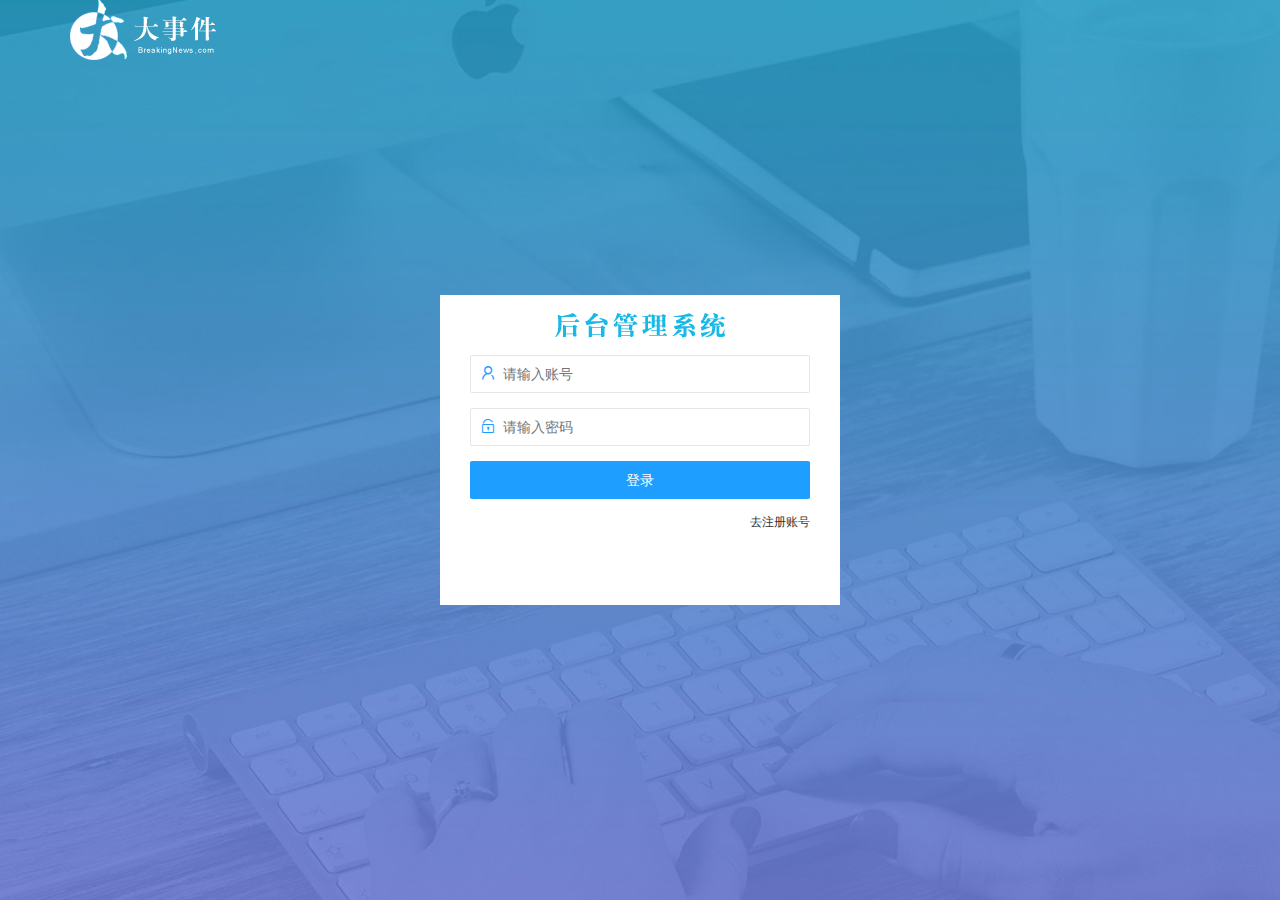
<file: login.html>
<!DOCTYPE html>
<html lang="en">
  <head>
    <meta charset="UTF-8" />
    <meta http-equiv="X-UA-Compatible" content="IE=edge" />
    <meta name="viewport" content="width=device-width, initial-scale=1.0" />
    <title>大事件-登录/注册</title>
    <!-- 导入layui -->
    <link rel="stylesheet" href="./assets/lib/layui/css/layui.css" />
    <link rel="stylesheet" href="./assets/css/login.css" />
  </head>
  <body>
    <!-- 头部logo -->
    <div class="layui-main">
      <img src="./assets/images/logo.png" alt="" />
    </div>

    <div class="loginAndRegBox">
      <div class="title-box"></div>

      <!-- 登录div -->
      <div class="login-box">
        <form class="layui-form" id="form_login">
          <!-- 账号 -->
          <div class="layui-form-item">
            <i
              class="layui-icon layui-icon-username"
              style="color: #1e9fff"
            ></i>

            <input
              type="text"
              name="username"
              required
              lay-verify="required"
              placeholder="请输入账号"
              autocomplete="off"
              class="layui-input"
            />
          </div>

          <!-- 密码 -->
          <div class="layui-form-item">
            <i
              class="layui-icon layui-icon-password"
              style="color: #1e9fff"
            ></i>

            <input
              type="password"
              name="password"
              required
              lay-verify="required|pwd"
              placeholder="请输入密码"
              autocomplete="off"
              class="layui-input"
            />
          </div>

          <!-- 登录按钮 -->
          <div class="layui-form-item">
            <!-- 提交按钮，有个lay-submit属性 -->
            <button
              class="layui-btn layui-btn-fluid layui-btn-normal"
              lay-submit
            >
              登录
            </button>
          </div>

          <!-- 注册账号 -->
          <div class="layui-form-item links">
            <a href="javascript:;" id="link_reg">去注册账号</a>
          </div>
        </form>
      </div>

      <!-- 注册div -->
      <div class="reg-box" id="form_reg">
        <form class="layui-form" action="">
          <!-- 账号 -->
          <div class="layui-form-item">
            <i
              class="layui-icon layui-icon-username"
              style="color: #1e9fff"
            ></i>

            <input
              type="text"
              name="username"
              required
              lay-verify="required"
              placeholder="请输入账号"
              autocomplete="off"
              class="layui-input"
            />
          </div>

          <!-- 密码 -->
          <div class="layui-form-item">
            <i
              class="layui-icon layui-icon-password"
              style="color: #1e9fff"
            ></i>

            <input
              type="password"
              name="password"
              required
              lay-verify="required|pwd"
              placeholder="请输入密码"
              autocomplete="off"
              class="layui-input"
            />
          </div>

          <!-- 确认密码 -->
          <div class="layui-form-item">
            <i
              class="layui-icon layui-icon-password"
              style="color: #1e9fff"
            ></i>

            <input
              type="password"
              name="repassword"
              required
              lay-verify="required|pwd|repwd"
              placeholder="请再次确认密码"
              autocomplete="off"
              class="layui-input"
            />
          </div>

          <!-- 注册账号按钮 -->
          <div class="layui-form-item">
            <!-- 提交按钮，有个lay-submit属性 -->
            <button
              class="layui-btn layui-btn-fluid layui-btn-normal"
              lay-submit
            >
            注册账号
            </button>
          </div>

          <!-- 去登录 -->
          <div class="layui-form-item links">
            <a href="javascript:;" id="link_login">去登录账号</a>
          </div>
        </form>
      </div>

    </div>

    <!-- 导入layui.js -->
    <script src="/assets/lib/layui/layui.all.js"></script>
    <!-- 导入jQuery -->
    <script src="/assets/lib/jquery.js"></script>
    
    <script src="/assets/js/baseAPI.js"></script>

    <!-- 导入JavaScript脚本 -->
    <script src="/assets/js/login.js"></script>

  </body>
</html>
</file>
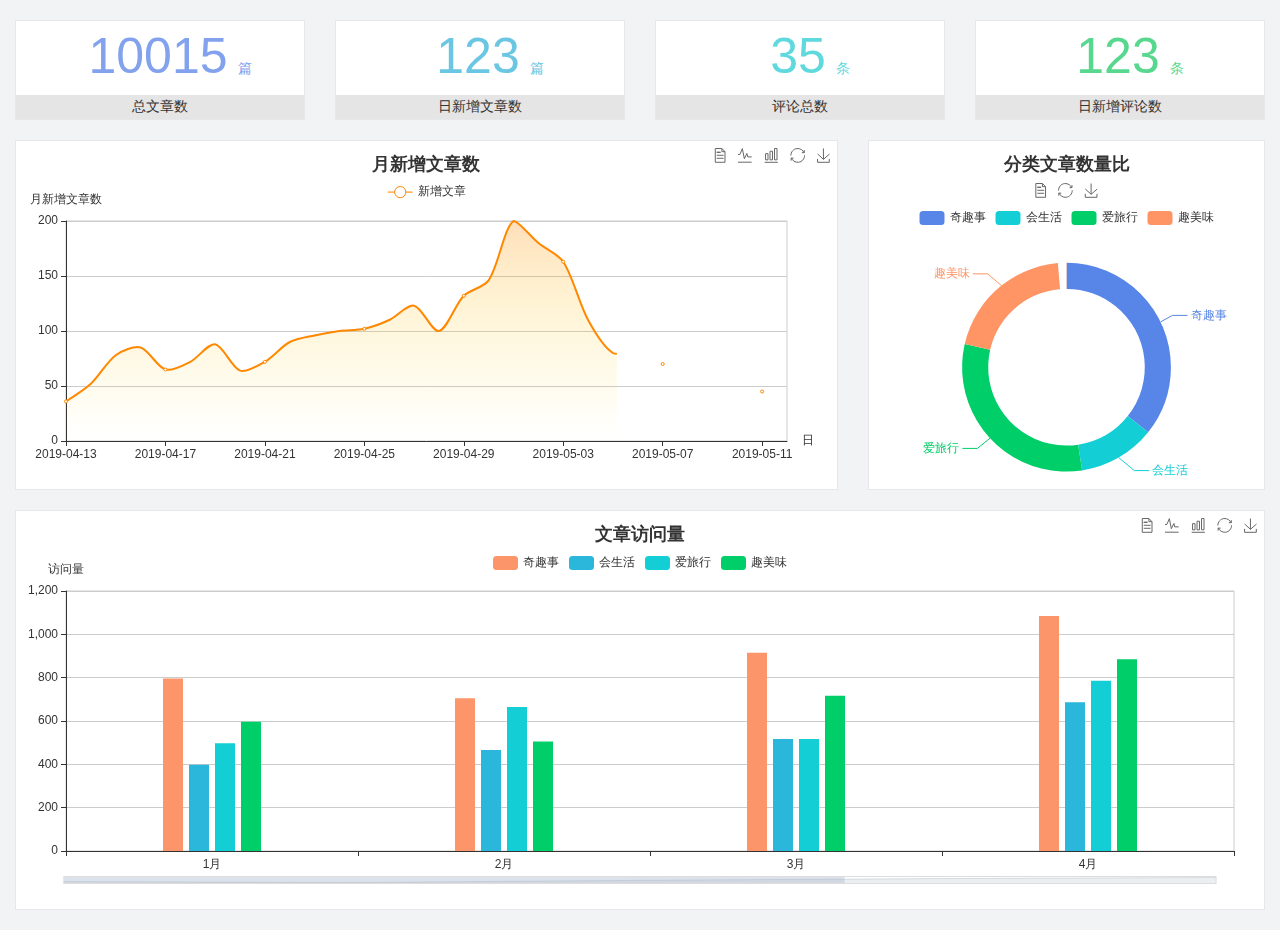
<file: home/dashboard.html>
<!DOCTYPE html>
<html lang="en">

<head>
  <meta charset="UTF-8">
  <meta name="viewport" content="width=device-width, initial-scale=1.0">
  <meta http-equiv="X-UA-Compatible" content="ie=edge">
  <title>图表统计</title>
  <link rel="stylesheet" href="../../assets/lib/bootstrap.css" />
  <link rel="stylesheet" href="../../assets/lib/main.css" />
  <script src="../../assets/lib/jquery.js"></script>
  <script type="text/javascript" src="../../assets/lib/echarts.min.js"></script>
</head>

<body>
  <div class="container-fluid">
    <div class="row spannel_list">
      <div class="col-sm-3 col-xs-6">
        <div class="spannel">
          <em>10015</em><span>篇</span>
          <b>总文章数</b>
        </div>
      </div>
      <div class="col-sm-3 col-xs-6">
        <div class="spannel scolor01">
          <em>123</em><span>篇</span>
          <b>日新增文章数</b>
        </div>
      </div>
      <div class="col-sm-3 col-xs-6">
        <div class="spannel scolor02">
          <em>35</em><span>条</span>
          <b>评论总数</b>
        </div>
      </div>
      <div class="col-sm-3 col-xs-6">
        <div class="spannel scolor03">
          <em>123</em><span>条</span>
          <b>日新增评论数</b>
        </div>
      </div>
    </div>
  </div>

  <div class="container-fluid">
    <div class="row curve-pie">
      <div class="col-lg-8 col-md-8">
        <div class="gragh_pannel" id="curve_show"></div>
      </div>
      <div class="col-lg-4 col-md-4">
        <div class="gragh_pannel" id="pie_show"></div>
      </div>
    </div>
  </div>

  <div class="container-fluid">
    <div class="column_pannel" id="column_show"></div>
  </div>

  <script>
    var oChart = echarts.init(document.getElementById('curve_show'));
    var aList_all = [
      { 'count': 36, 'date': '2019-04-13' },
      { 'count': 52, 'date': '2019-04-14' },
      { 'count': 78, 'date': '2019-04-15' },
      { 'count': 85, 'date': '2019-04-16' },
      { 'count': 65, 'date': '2019-04-17' },
      { 'count': 72, 'date': '2019-04-18' },
      { 'count': 88, 'date': '2019-04-19' },
      { 'count': 64, 'date': '2019-04-20' },
      { 'count': 72, 'date': '2019-04-21' },
      { 'count': 90, 'date': '2019-04-22' },
      { 'count': 96, 'date': '2019-04-23' },
      { 'count': 100, 'date': '2019-04-24' },
      { 'count': 102, 'date': '2019-04-25' },
      { 'count': 110, 'date': '2019-04-26' },
      { 'count': 123, 'date': '2019-04-27' },
      { 'count': 100, 'date': '2019-04-28' },
      { 'count': 132, 'date': '2019-04-29' },
      { 'count': 146, 'date': '2019-04-30' },
      { 'count': 200, 'date': '2019-05-01' },
      { 'count': 180, 'date': '2019-05-02' },
      { 'count': 163, 'date': '2019-05-03' },
      { 'count': 110, 'date': '2019-05-04' },
      { 'count': 80, 'date': '2019-05-05' },
      { 'count': 82, 'date': '2019-05-06' },
      { 'count': 70, 'date': '2019-05-07' },
      { 'count': 65, 'date': '2019-05-08' },
      { 'count': 54, 'date': '2019-05-09' },
      { 'count': 40, 'date': '2019-05-10' },
      { 'count': 45, 'date': '2019-05-11' },
      { 'count': 38, 'date': '2019-05-12' },
    ];

    let aCount = [];
    let aDate = [];

    for (var i = 0; i < aList_all.length; i++) {
      aCount.push(aList_all[i].count);
      aDate.push(aList_all[i].date);
    }

    var chartopt = {
      title: {
        text: '月新增文章数',
        left: 'center',
        top: '10'
      },
      tooltip: {
        trigger: 'axis'
      },
      legend: {
        data: ['新增文章'],
        top: '40'
      },
      toolbox: {
        show: true,
        feature: {
          mark: { show: true },
          dataView: { show: true, readOnly: false },
          magicType: { show: true, type: ['line', 'bar'] },
          restore: { show: true },
          saveAsImage: { show: true }
        }
      },
      calculable: true,
      xAxis: [
        {
          name: '日',
          type: 'category',
          boundaryGap: false,
          data: aDate
        }
      ],
      yAxis: [
        {
          name: '月新增文章数',
          type: 'value'
        }
      ],
      series: [
        {
          name: '新增文章',
          type: 'line',
          smooth: true,
          itemStyle: { normal: { areaStyle: { type: 'default' }, color: '#f80' }, lineStyle: { color: '#f80' } },
          data: aCount
        }],
      areaStyle: {
        normal: {
          color: new echarts.graphic.LinearGradient(0, 0, 0, 1, [{
            offset: 0,
            color: 'rgba(255,136,0,0.39)'
          }, {
            offset: .34,
            color: 'rgba(255,180,0,0.25)'
          }, {
            offset: 1,
            color: 'rgba(255,222,0,0.00)'
          }])

        }
      },
      grid: {
        show: true,
        x: 50,
        x2: 50,
        y: 80,
        height: 220
      }
    };

    oChart.setOption(chartopt);


    var oPie = echarts.init(document.getElementById('pie_show'));
    var oPieopt =
    {
      title: {
        top: 10,
        text: '分类文章数量比',
        x: 'center'
      },
      tooltip: {
        trigger: 'item',
        formatter: "{a} <br/>{b} : {c} ({d}%)"
      },
      color: ['#5885e8', '#13cfd5', '#00ce68', '#ff9565'],
      legend: {
        x: 'center',
        top: 65,
        data: ['奇趣事', '会生活', '爱旅行', '趣美味']
      },
      toolbox: {
        show: true,
        x: 'center',
        top: 35,
        feature: {
          mark: { show: true },
          dataView: { show: true, readOnly: false },
          magicType: {
            show: true,
            type: ['pie', 'funnel'],
            option: {
              funnel: {
                x: '25%',
                width: '50%',
                funnelAlign: 'left',
                max: 1548
              }
            }
          },
          restore: { show: true },
          saveAsImage: { show: true }
        }
      },
      calculable: true,
      series: [
        {
          name: '访问来源',
          type: 'pie',
          radius: ['45%', '60%'],
          center: ['50%', '65%'],
          data: [
            { value: 300, name: '奇趣事' },
            { value: 100, name: '会生活' },
            { value: 260, name: '爱旅行' },
            { value: 180, name: '趣美味' }
          ]
        }
      ]
    };
    oPie.setOption(oPieopt);



    var oColumn = this.echarts.init(document.getElementById('column_show'));
    var oColumnopt =
    {
      title: {
        text: '文章访问量',
        left: 'center',
        top: '10'
      },
      tooltip: {
        trigger: 'axis'
      },
      legend: {
        data: ['奇趣事', '会生活', '爱旅行', '趣美味'],
        top: '40'
      },
      toolbox: {
        show: true,
        feature: {
          mark: { show: true },
          dataView: { show: true, readOnly: false },
          magicType: { show: true, type: ['line', 'bar'] },
          restore: { show: true },
          saveAsImage: { show: true }
        }
      },
      calculable: true,
      xAxis: [
        {
          type: 'category',
          data: ['1月', '2月', '3月', '4月', '5月']
        }
      ],
      yAxis: [
        {
          name: '访问量',
          type: 'value'
        }
      ],
      series: [
        {
          name: '奇趣事',
          type: 'bar',
          barWidth: 20,
          itemStyle: {
            normal: { areaStyle: { type: 'default' }, color: '#fd956a' }
          },
          data: [800, 708, 920, 1090, 1200]
        },
        {
          name: '会生活',
          type: 'bar',
          barWidth: 20,
          itemStyle: {
            normal: { areaStyle: { type: 'default' }, color: '#2bb6db' }
          },
          data: [400, 468, 520, 690, 800]
        },
        {
          name: '爱旅行',
          type: 'bar',
          barWidth: 20,
          itemStyle: {
            normal: { areaStyle: { type: 'default' }, color: '#13cfd5' }
          },
          data: [500, 668, 520, 790, 900]
        },
        {
          name: '趣美味',
          type: 'bar',
          barWidth: 20,
          itemStyle: {
            normal: { areaStyle: { type: 'default' }, color: '#00ce68' }
          },
          data: [600, 508, 720, 890, 1000]
        }
      ],
      grid: {
        show: true,
        x: 50,
        x2: 30,
        y: 80,
        height: 260
      },
      dataZoom: [//给x轴设置滚动条
        {
          start: 0,//默认为0
          end: 100 - 1000 / 31,//默认为100
          type: 'slider',
          show: true,
          xAxisIndex: [0],
          handleSize: 0,//滑动条的 左右2个滑动条的大小
          height: 8,//组件高度
          left: 45, //左边的距离
          right: 50,//右边的距离
          bottom: 26,//右边的距离
          handleColor: '#ddd',//h滑动图标的颜色
          handleStyle: {
            borderColor: "#cacaca",
            borderWidth: "1",
            shadowBlur: 2,
            background: "#ddd",
            shadowColor: "#ddd",
          }
        }]
    };
    oColumn.setOption(oColumnopt);
  </script>
</body>

</html>
</file>
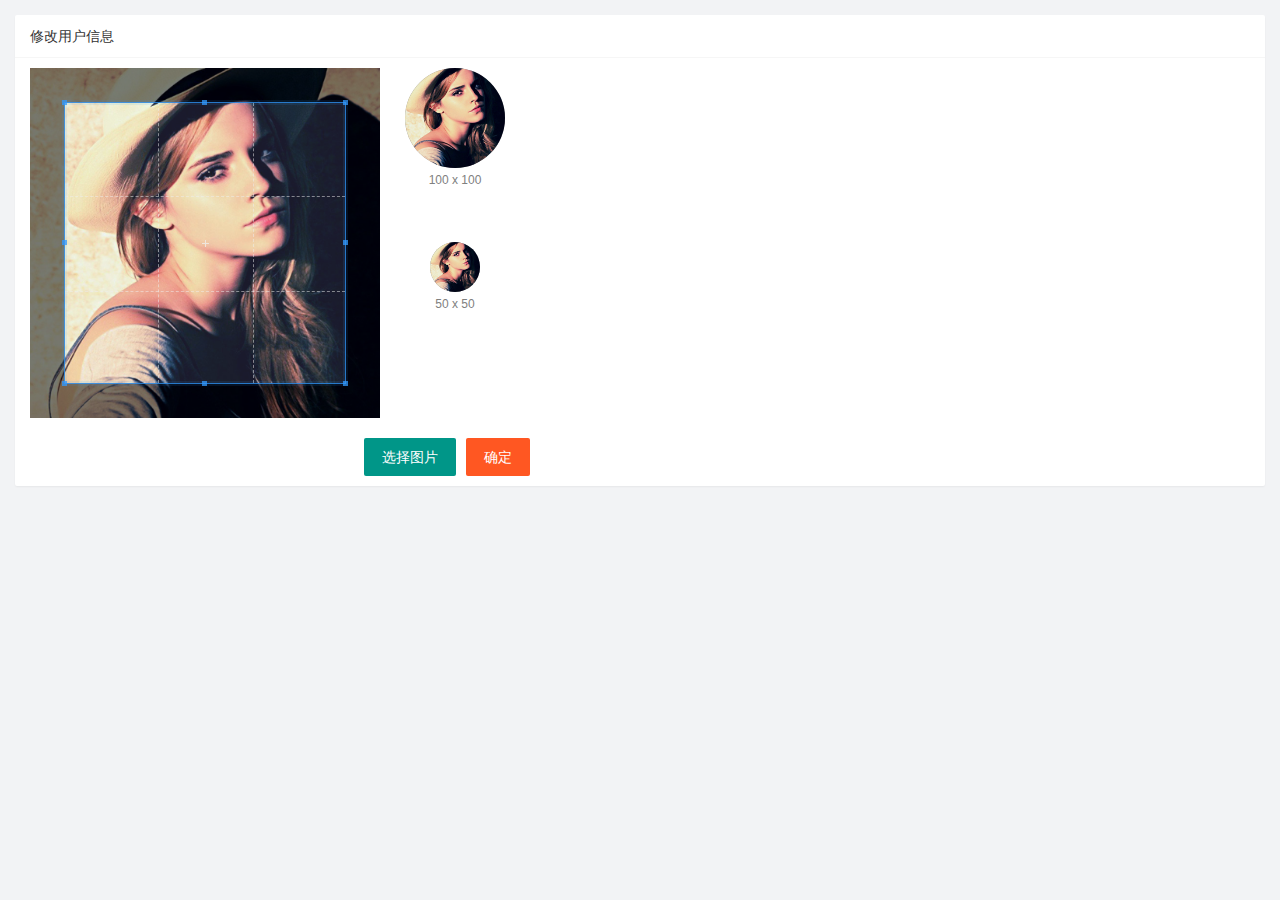
<file: user/user_avatar.html>
<!DOCTYPE html>
<html lang="en">
<head>
    <meta charset="UTF-8">
    <meta http-equiv="X-UA-Compatible" content="IE=edge">
    <meta name="viewport" content="width=device-width, initial-scale=1.0">
    <title>Document</title>
    
    <link rel="stylesheet" href="/assets/lib/layui/css/layui.css" />
    <link rel="stylesheet" href="/assets/lib/cropper/cropper.css" />
    <link rel="stylesheet" href="/assets/css/user/user_avatar.css" />
</head>
<body>
    
    <div class="layui-card">
        <div class="layui-card-header">修改用户信息</div>
        <div class="layui-card-body">
            <!-- 第一行的图片裁剪和预览区域 -->
            <div class="row1">
                <!-- 图片裁剪区域 -->
                <div class="cropper-box">
                    <!-- 这个 img 标签很重要，将来会把它初始化为裁剪区域 -->
                    <img id="image" src="/assets/images/sample.jpg" />
                </div>


                <!-- 图片的预览区域 -->
                <div class="preview-box">
                <div>
                    <!-- 宽高为 100px 的预览区域 -->
                    <div class="img-preview w100"></div>
                    <p class="size">100 x 100</p>
                </div>
                <div>
                    <!-- 宽高为 50px 的预览区域 -->
                    <div class="img-preview w50"></div>
                    <p class="size">50 x 50</p>
                </div>
                </div>


            </div>

            <!-- 第二行的按钮区域 -->
            <div class="row2">
                <!-- 通过accept指定用户选择某个文件 -->
                <input type="file" id="file" accept="image/png,image/jpeg" />
                <button type="button" class="layui-btn" id="btnChooseImage">选择图片</button>
                <button type="button" class="layui-btn layui-btn-danger" id="btnUpload">确定</button>
            </div>

        </div>
    </div>

    <script src="/assets/lib/layui/layui.all.js"></script>
    <script src="/assets/lib/jquery.js"></script>


    <script src="/assets/lib/cropper/Cropper.js"></script>
    <script src="/assets/lib/cropper/jquery-cropper.js"></script>

    <script src="/assets/js/baseAPI.js"></script>
    <script src="/assets/js/user/user_avatar.js"></script>
</body>
</html>
</file>
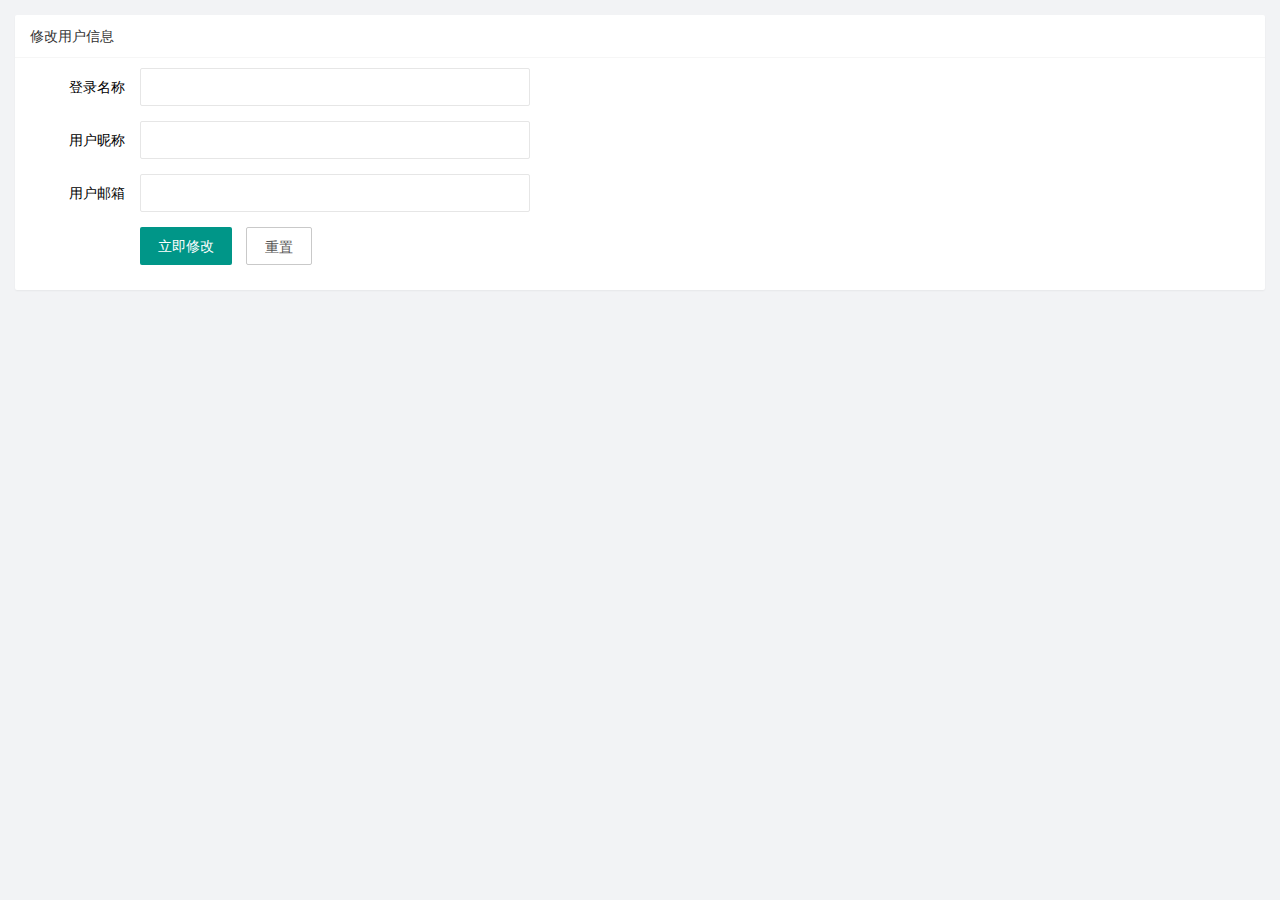
<file: user/user_info.html>
<!DOCTYPE html>
<html lang="en">
<head>
    <meta charset="UTF-8">
    <meta http-equiv="X-UA-Compatible" content="IE=edge">
    <meta name="viewport" content="width=device-width, initial-scale=1.0">
    <title>Document</title>
    <link rel="stylesheet" href="/assets/lib/layui/css/layui.css">
    <link rel="stylesheet" href="/assets/css/user/user_info.css">
    
</head>
<body>
    <div class="layui-card">
        <div class="layui-card-header">修改用户信息</div>
        <div class="layui-card-body">
            
            <!-- 表单区域 -->
            <form class="layui-form" lay-filter="formUserInfo">

                <input type="hidden" name="id" value/>

                <div class="layui-form-item">
                  <label class="layui-form-label">登录名称</label>
                  <div class="layui-input-block">
                    <input type="text" name="username" required  lay-verify="" placeholder="" autocomplete="off" class="layui-input" readonly />
                  </div>
                </div>

                <div class="layui-form-item">
                    <label class="layui-form-label">用户昵称</label>
                    <div class="layui-input-block">
                      <input type="text" name="nickname" required  lay-verify="required|nickname" placeholder="" autocomplete="off" class="layui-input" />
                    </div>
                  </div>

                <div class="layui-form-item">
                  <label class="layui-form-label">用户邮箱</label>
                  <div class="layui-input-block">
                    <input type="text" name="email" required  lay-verify="required|email" placeholder="" autocomplete="off" class="layui-input" />
                  </div>
                </div>

                <div class="layui-form-item">
                    <div class="layui-input-block">
                      <button class="layui-btn update-user-btn" lay-submit lay-filter="formDemo">立即修改</button>
                      <button type="reset" id="resetBtn" class="layui-btn layui-btn-primary">重置</button>
                    </div>
                  </div>
            </form>
        </div>

        



      </div>


      <script src="/assets/lib/layui/layui.all.js"></script>
      <script src="/assets/lib/jquery.js"></script>
      <script src="/assets/js/baseAPI.js"></script>
      <script src="/assets/js/user/user_info.js"></script>
</body>
</html>
</file>
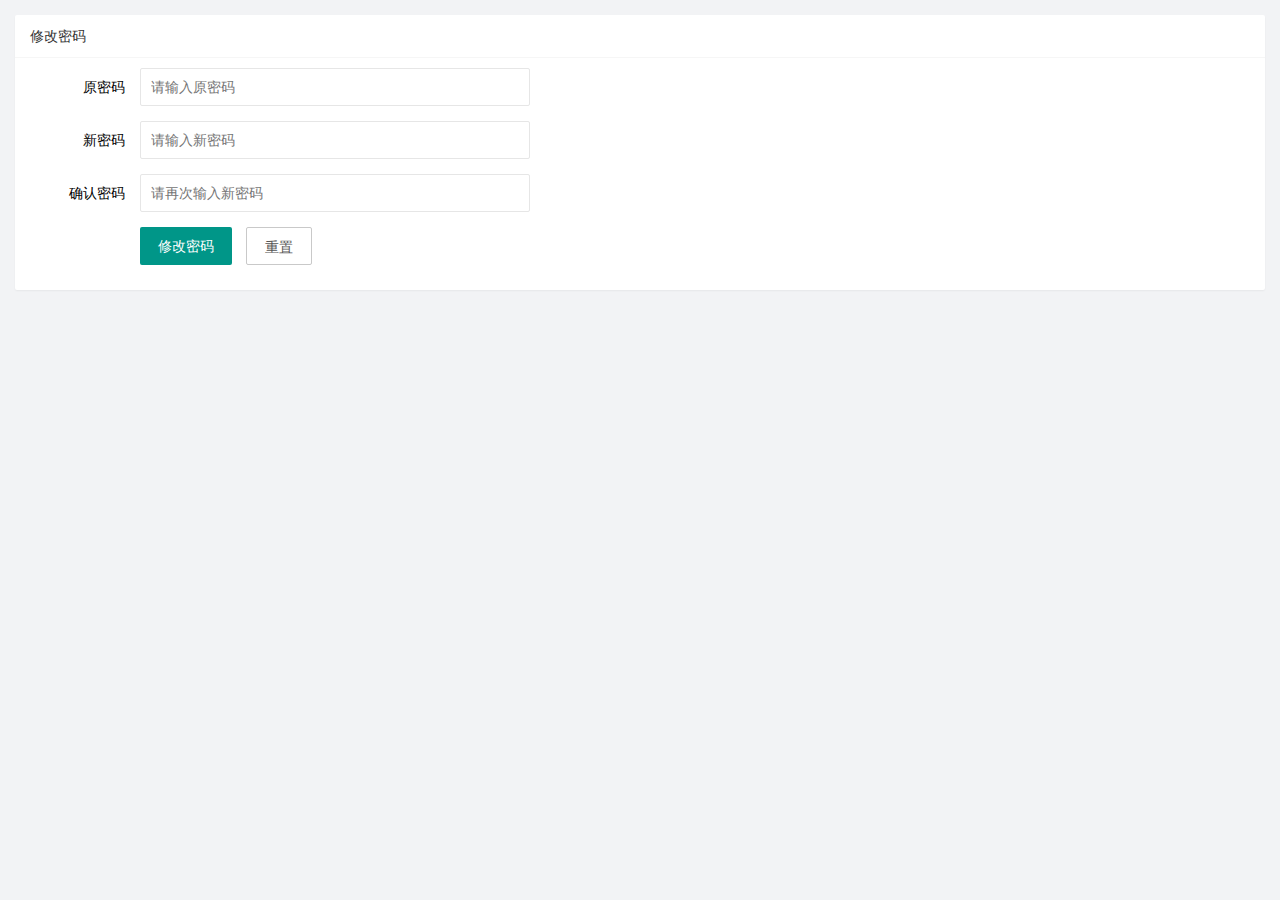
<file: user/user_pwd.html>
<!DOCTYPE html>
<html lang="en">
<head>
    <meta charset="UTF-8">
    <meta http-equiv="X-UA-Compatible" content="IE=edge">
    <meta name="viewport" content="width=device-width, initial-scale=1.0">
    <title>Document</title>
    <link rel="stylesheet" href="/assets/lib/layui/css/layui.css">
    <link rel="stylesheet" href="/assets/css/user/user_pwd.css">
    
</head>
<body>
    <div class="layui-card">
        <div class="layui-card-header">修改密码</div>
        <div class="layui-card-body">
            
            <!-- 表单区域 -->
            <form class="layui-form" lay-filter="formUserPwd">

                <div class="layui-form-item">
                  <label class="layui-form-label">原密码</label>
                  <div class="layui-input-block">
                    <input type="password" name="oldPwd" required  lay-verify="pwd" placeholder="请输入原密码" autocomplete="off" class="layui-input" />
                  </div>
                </div>

                <div class="layui-form-item">
                    <label class="layui-form-label">新密码</label>
                    <div class="layui-input-block">
                      <input type="password" name="newPwd" required  lay-verify="pwd" placeholder="请输入新密码" autocomplete="off" class="layui-input" />
                    </div>
                  </div>

                <div class="layui-form-item">
                  <label class="layui-form-label">确认密码</label>
                  <div class="layui-input-block">
                    <input type="password" name="reNewPwd" required  lay-verify="repwd" placeholder="请再次输入新密码" autocomplete="off" class="layui-input" />
                  </div>
                </div>

                <div class="layui-form-item">
                    <div class="layui-input-block">
                      <button class="layui-btn update-user-btn" lay-submit lay-filter="formDemo">修改密码</button>
                      <button type="reset" id="resetBtn" class="layui-btn layui-btn-primary">重置</button>
                    </div>
                  </div>
            </form>
        </div>

      </div>

      <script src="/assets/lib/layui/layui.all.js"></script>
      <script src="/assets/lib/jquery.js"></script>
      <script src="/assets/js/baseAPI.js"></script>
      <script src="/assets/js/user/user_pwd.js"></script>
</body>
</html>
</file>
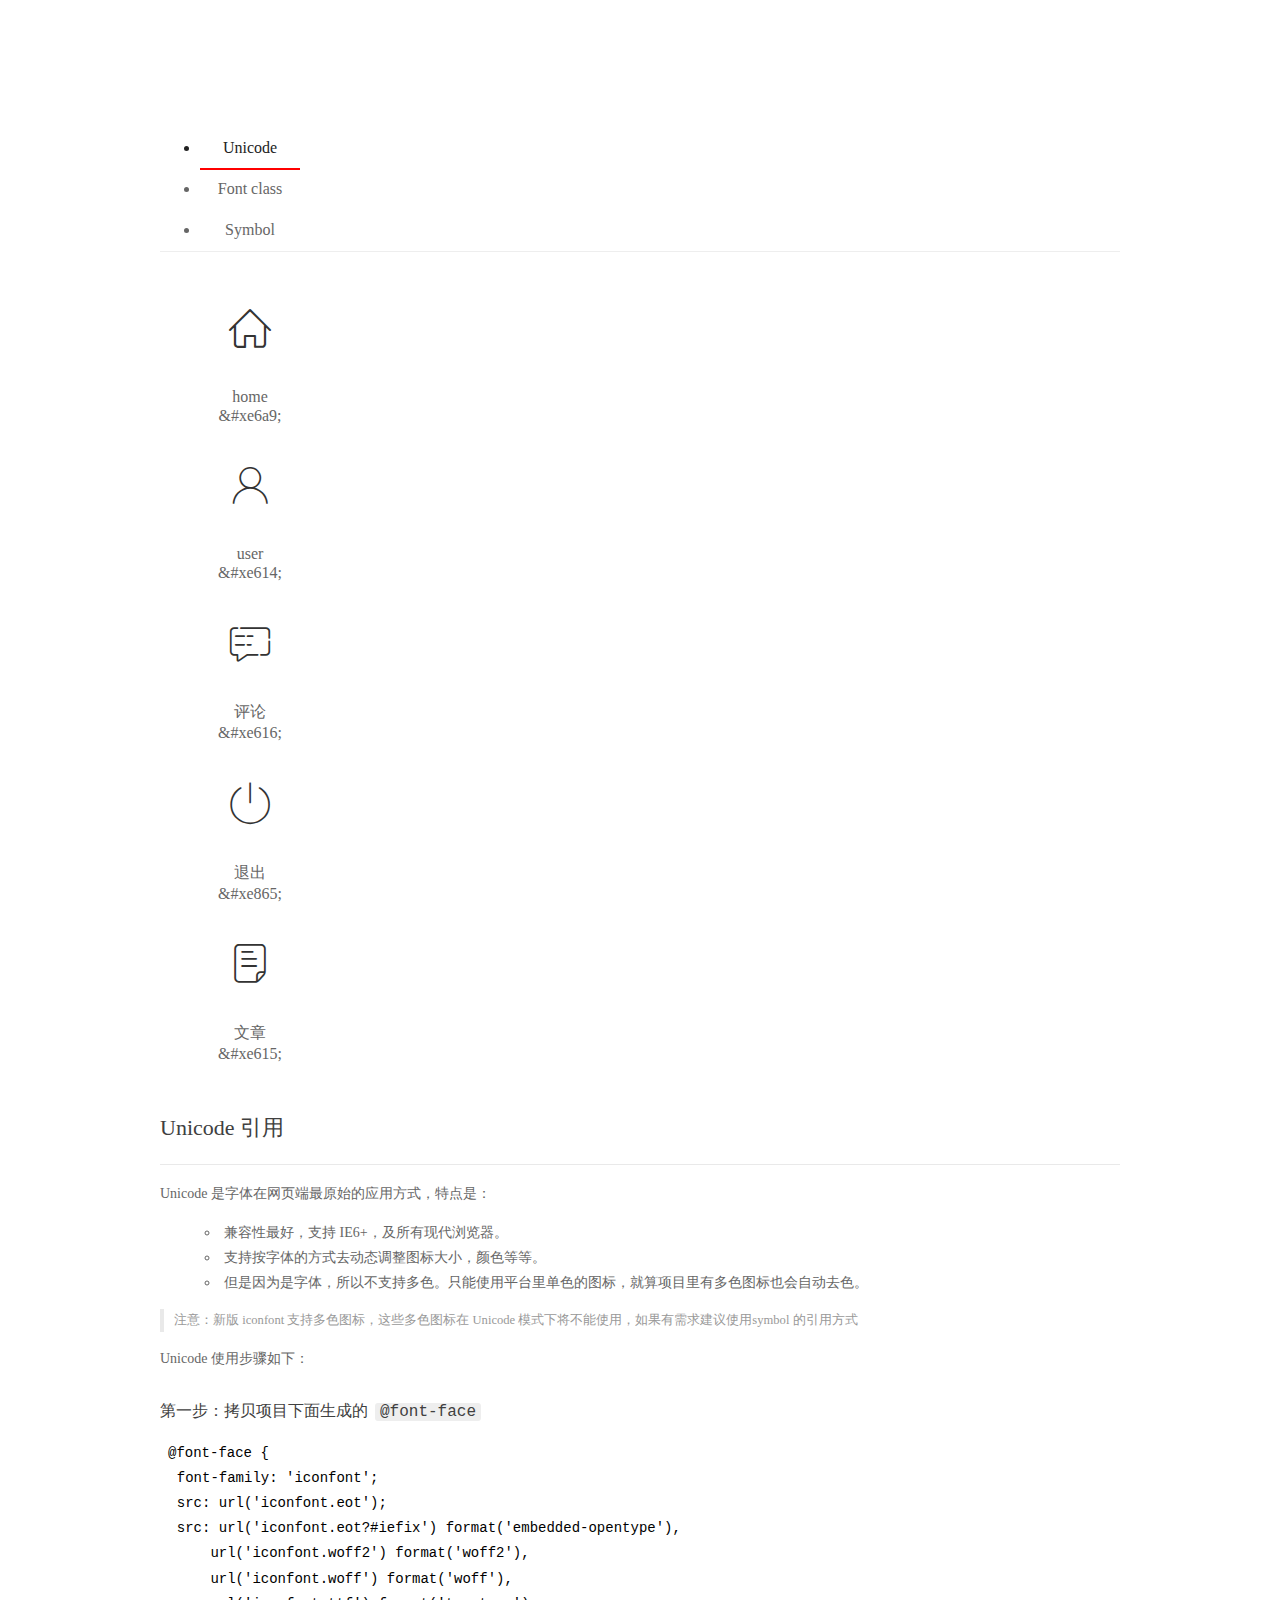
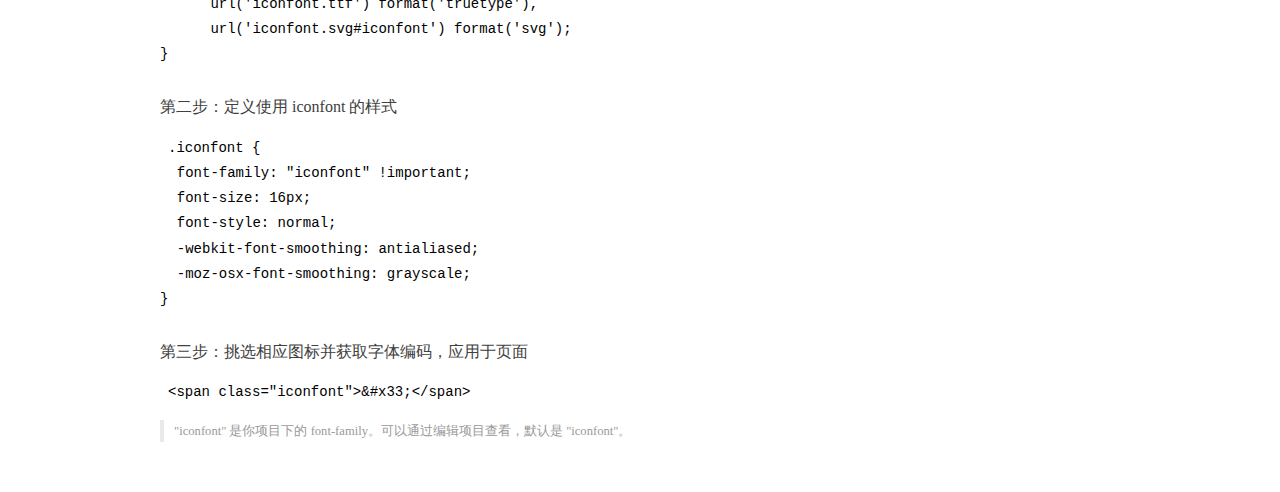
<file: assets/fonts/demo_index.html>
<!DOCTYPE html>
<html>
<head>
  <meta charset="utf-8"/>
  <title>IconFont Demo</title>
  <link rel="shortcut icon" href="https://gtms04.alicdn.com/tps/i4/TB1_oz6GVXXXXaFXpXXJDFnIXXX-64-64.ico" type="image/x-icon"/>
  <link rel="stylesheet" href="https://g.alicdn.com/thx/cube/1.3.2/cube.min.css">
  <link rel="stylesheet" href="demo.css">
  <link rel="stylesheet" href="iconfont.css">
  <script src="iconfont.js"></script>
  <!-- jQuery -->
  <script src="https://a1.alicdn.com/oss/uploads/2018/12/26/7bfddb60-08e8-11e9-9b04-53e73bb6408b.js"></script>
  <!-- 代码高亮 -->
  <script src="https://a1.alicdn.com/oss/uploads/2018/12/26/a3f714d0-08e6-11e9-8a15-ebf944d7534c.js"></script>
</head>
<body>
  <div class="main">
    <h1 class="logo"><a href="https://www.iconfont.cn/" title="iconfont 首页" target="_blank">&#xe86b;</a></h1>
    <div class="nav-tabs">
      <ul id="tabs" class="dib-box">
        <li class="dib active"><span>Unicode</span></li>
        <li class="dib"><span>Font class</span></li>
        <li class="dib"><span>Symbol</span></li>
      </ul>
      
    </div>
    <div class="tab-container">
      <div class="content unicode" style="display: block;">
          <ul class="icon_lists dib-box">
          
            <li class="dib">
              <span class="icon iconfont">&#xe6a9;</span>
                <div class="name">home</div>
                <div class="code-name">&amp;#xe6a9;</div>
              </li>
          
            <li class="dib">
              <span class="icon iconfont">&#xe614;</span>
                <div class="name">user</div>
                <div class="code-name">&amp;#xe614;</div>
              </li>
          
            <li class="dib">
              <span class="icon iconfont">&#xe616;</span>
                <div class="name">评论</div>
                <div class="code-name">&amp;#xe616;</div>
              </li>
          
            <li class="dib">
              <span class="icon iconfont">&#xe865;</span>
                <div class="name">退出</div>
                <div class="code-name">&amp;#xe865;</div>
              </li>
          
            <li class="dib">
              <span class="icon iconfont">&#xe615;</span>
                <div class="name">文章</div>
                <div class="code-name">&amp;#xe615;</div>
              </li>
          
          </ul>
          <div class="article markdown">
          <h2 id="unicode-">Unicode 引用</h2>
          <hr>

          <p>Unicode 是字体在网页端最原始的应用方式，特点是：</p>
          <ul>
            <li>兼容性最好，支持 IE6+，及所有现代浏览器。</li>
            <li>支持按字体的方式去动态调整图标大小，颜色等等。</li>
            <li>但是因为是字体，所以不支持多色。只能使用平台里单色的图标，就算项目里有多色图标也会自动去色。</li>
          </ul>
          <blockquote>
            <p>注意：新版 iconfont 支持多色图标，这些多色图标在 Unicode 模式下将不能使用，如果有需求建议使用symbol 的引用方式</p>
          </blockquote>
          <p>Unicode 使用步骤如下：</p>
          <h3 id="-font-face">第一步：拷贝项目下面生成的 <code>@font-face</code></h3>
<pre><code class="language-css"
>@font-face {
  font-family: 'iconfont';
  src: url('iconfont.eot');
  src: url('iconfont.eot?#iefix') format('embedded-opentype'),
      url('iconfont.woff2') format('woff2'),
      url('iconfont.woff') format('woff'),
      url('iconfont.ttf') format('truetype'),
      url('iconfont.svg#iconfont') format('svg');
}
</code></pre>
          <h3 id="-iconfont-">第二步：定义使用 iconfont 的样式</h3>
<pre><code class="language-css"
>.iconfont {
  font-family: "iconfont" !important;
  font-size: 16px;
  font-style: normal;
  -webkit-font-smoothing: antialiased;
  -moz-osx-font-smoothing: grayscale;
}
</code></pre>
          <h3 id="-">第三步：挑选相应图标并获取字体编码，应用于页面</h3>
<pre>
<code class="language-html"
>&lt;span class="iconfont"&gt;&amp;#x33;&lt;/span&gt;
</code></pre>
          <blockquote>
            <p>"iconfont" 是你项目下的 font-family。可以通过编辑项目查看，默认是 "iconfont"。</p>
          </blockquote>
          </div>
      </div>
      <div class="content font-class">
        <ul class="icon_lists dib-box">
          
          <li class="dib">
            <span class="icon iconfont icon-home"></span>
            <div class="name">
              home
            </div>
            <div class="code-name">.icon-home
            </div>
          </li>
          
          <li class="dib">
            <span class="icon iconfont icon-user"></span>
            <div class="name">
              user
            </div>
            <div class="code-name">.icon-user
            </div>
          </li>
          
          <li class="dib">
            <span class="icon iconfont icon-pinglun"></span>
            <div class="name">
              评论
            </div>
            <div class="code-name">.icon-pinglun
            </div>
          </li>
          
          <li class="dib">
            <span class="icon iconfont icon-tuichu"></span>
            <div class="name">
              退出
            </div>
            <div class="code-name">.icon-tuichu
            </div>
          </li>
          
          <li class="dib">
            <span class="icon iconfont icon-16"></span>
            <div class="name">
              文章
            </div>
            <div class="code-name">.icon-16
            </div>
          </li>
          
        </ul>
        <div class="article markdown">
        <h2 id="font-class-">font-class 引用</h2>
        <hr>

        <p>font-class 是 Unicode 使用方式的一种变种，主要是解决 Unicode 书写不直观，语意不明确的问题。</p>
        <p>与 Unicode 使用方式相比，具有如下特点：</p>
        <ul>
          <li>兼容性良好，支持 IE8+，及所有现代浏览器。</li>
          <li>相比于 Unicode 语意明确，书写更直观。可以很容易分辨这个 icon 是什么。</li>
          <li>因为使用 class 来定义图标，所以当要替换图标时，只需要修改 class 里面的 Unicode 引用。</li>
          <li>不过因为本质上还是使用的字体，所以多色图标还是不支持的。</li>
        </ul>
        <p>使用步骤如下：</p>
        <h3 id="-fontclass-">第一步：引入项目下面生成的 fontclass 代码：</h3>
<pre><code class="language-html">&lt;link rel="stylesheet" href="./iconfont.css"&gt;
</code></pre>
        <h3 id="-">第二步：挑选相应图标并获取类名，应用于页面：</h3>
<pre><code class="language-html">&lt;span class="iconfont icon-xxx"&gt;&lt;/span&gt;
</code></pre>
        <blockquote>
          <p>"
            iconfont" 是你项目下的 font-family。可以通过编辑项目查看，默认是 "iconfont"。</p>
        </blockquote>
      </div>
      </div>
      <div class="content symbol">
          <ul class="icon_lists dib-box">
          
            <li class="dib">
                <svg class="icon svg-icon" aria-hidden="true">
                  <use xlink:href="#icon-home"></use>
                </svg>
                <div class="name">home</div>
                <div class="code-name">#icon-home</div>
            </li>
          
            <li class="dib">
                <svg class="icon svg-icon" aria-hidden="true">
                  <use xlink:href="#icon-user"></use>
                </svg>
                <div class="name">user</div>
                <div class="code-name">#icon-user</div>
            </li>
          
            <li class="dib">
                <svg class="icon svg-icon" aria-hidden="true">
                  <use xlink:href="#icon-pinglun"></use>
                </svg>
                <div class="name">评论</div>
                <div class="code-name">#icon-pinglun</div>
            </li>
          
            <li class="dib">
                <svg class="icon svg-icon" aria-hidden="true">
                  <use xlink:href="#icon-tuichu"></use>
                </svg>
                <div class="name">退出</div>
                <div class="code-name">#icon-tuichu</div>
            </li>
          
            <li class="dib">
                <svg class="icon svg-icon" aria-hidden="true">
                  <use xlink:href="#icon-16"></use>
                </svg>
                <div class="name">文章</div>
                <div class="code-name">#icon-16</div>
            </li>
          
          </ul>
          <div class="article markdown">
          <h2 id="symbol-">Symbol 引用</h2>
          <hr>

          <p>这是一种全新的使用方式，应该说这才是未来的主流，也是平台目前推荐的用法。相关介绍可以参考这篇<a href="">文章</a>
            这种用法其实是做了一个 SVG 的集合，与另外两种相比具有如下特点：</p>
          <ul>
            <li>支持多色图标了，不再受单色限制。</li>
            <li>通过一些技巧，支持像字体那样，通过 <code>font-size</code>, <code>color</code> 来调整样式。</li>
            <li>兼容性较差，支持 IE9+，及现代浏览器。</li>
            <li>浏览器渲染 SVG 的性能一般，还不如 png。</li>
          </ul>
          <p>使用步骤如下：</p>
          <h3 id="-symbol-">第一步：引入项目下面生成的 symbol 代码：</h3>
<pre><code class="language-html">&lt;script src="./iconfont.js"&gt;&lt;/script&gt;
</code></pre>
          <h3 id="-css-">第二步：加入通用 CSS 代码（引入一次就行）：</h3>
<pre><code class="language-html">&lt;style&gt;
.icon {
  width: 1em;
  height: 1em;
  vertical-align: -0.15em;
  fill: currentColor;
  overflow: hidden;
}
&lt;/style&gt;
</code></pre>
          <h3 id="-">第三步：挑选相应图标并获取类名，应用于页面：</h3>
<pre><code class="language-html">&lt;svg class="icon" aria-hidden="true"&gt;
  &lt;use xlink:href="#icon-xxx"&gt;&lt;/use&gt;
&lt;/svg&gt;
</code></pre>
          </div>
      </div>

    </div>
  </div>
  <script>
  $(document).ready(function () {
      $('.tab-container .content:first').show()

      $('#tabs li').click(function (e) {
        var tabContent = $('.tab-container .content')
        var index = $(this).index()

        if ($(this).hasClass('active')) {
          return
        } else {
          $('#tabs li').removeClass('active')
          $(this).addClass('active')

          tabContent.hide().eq(index).fadeIn()
        }
      })
    })
  </script>
</body>
</html>
</file>
<file: assets/lib/layui/css/layui.css>
/** layui-v2.5.5 MIT License By https://www.layui.com */
 .layui-inline,img{display:inline-block;vertical-align:middle}h1,h2,h3,h4,h5,h6{font-weight:400}.layui-edge,.layui-header,.layui-inline,.layui-main{position:relative}.layui-body,.layui-edge,.layui-elip{overflow:hidden}.layui-btn,.layui-edge,.layui-inline,img{vertical-align:middle}.layui-btn,.layui-disabled,.layui-icon,.layui-unselect{-moz-user-select:none;-webkit-user-select:none;-ms-user-select:none}.layui-elip,.layui-form-checkbox span,.layui-form-pane .layui-form-label{text-overflow:ellipsis;white-space:nowrap}.layui-breadcrumb,.layui-tree-btnGroup{visibility:hidden}blockquote,body,button,dd,div,dl,dt,form,h1,h2,h3,h4,h5,h6,input,li,ol,p,pre,td,textarea,th,ul{margin:0;padding:0;-webkit-tap-highlight-color:rgba(0,0,0,0)}a:active,a:hover{outline:0}img{border:none}li{list-style:none}table{border-collapse:collapse;border-spacing:0}h4,h5,h6{font-size:100%}button,input,optgroup,option,select,textarea{font-family:inherit;font-size:inherit;font-style:inherit;font-weight:inherit;outline:0}pre{white-space:pre-wrap;white-space:-moz-pre-wrap;white-space:-pre-wrap;white-space:-o-pre-wrap;word-wrap:break-word}body{line-height:24px;font:14px Helvetica Neue,Helvetica,PingFang SC,Tahoma,Arial,sans-serif}hr{height:1px;margin:10px 0;border:0;clear:both}a{color:#333;text-decoration:none}a:hover{color:#777}a cite{font-style:normal;*cursor:pointer}.layui-border-box,.layui-border-box *{box-sizing:border-box}.layui-box,.layui-box *{box-sizing:content-box}.layui-clear{clear:both;*zoom:1}.layui-clear:after{content:'\20';clear:both;*zoom:1;display:block;height:0}.layui-inline{*display:inline;*zoom:1}.layui-edge{display:inline-block;width:0;height:0;border-width:6px;border-style:dashed;border-color:transparent}.layui-edge-top{top:-4px;border-bottom-color:#999;border-bottom-style:solid}.layui-edge-right{border-left-color:#999;border-left-style:solid}.layui-edge-bottom{top:2px;border-top-color:#999;border-top-style:solid}.layui-edge-left{border-right-color:#999;border-right-style:solid}.layui-disabled,.layui-disabled:hover{color:#d2d2d2!important;cursor:not-allowed!important}.layui-circle{border-radius:100%}.layui-show{display:block!important}.layui-hide{display:none!important}@font-face{font-family:layui-icon;src:url(../font/iconfont.eot?v=250);src:url(../font/iconfont.eot?v=250#iefix) format('embedded-opentype'),url(../font/iconfont.woff2?v=250) format('woff2'),url(../font/iconfont.woff?v=250) format('woff'),url(../font/iconfont.ttf?v=250) format('truetype'),url(../font/iconfont.svg?v=250#layui-icon) format('svg')}.layui-icon{font-family:layui-icon!important;font-size:16px;font-style:normal;-webkit-font-smoothing:antialiased;-moz-osx-font-smoothing:grayscale}.layui-icon-reply-fill:before{content:"\e611"}.layui-icon-set-fill:before{content:"\e614"}.layui-icon-menu-fill:before{content:"\e60f"}.layui-icon-search:before{content:"\e615"}.layui-icon-share:before{content:"\e641"}.layui-icon-set-sm:before{content:"\e620"}.layui-icon-engine:before{content:"\e628"}.layui-icon-close:before{content:"\1006"}.layui-icon-close-fill:before{content:"\1007"}.layui-icon-chart-screen:before{content:"\e629"}.layui-icon-star:before{content:"\e600"}.layui-icon-circle-dot:before{content:"\e617"}.layui-icon-chat:before{content:"\e606"}.layui-icon-release:before{content:"\e609"}.layui-icon-list:before{content:"\e60a"}.layui-icon-chart:before{content:"\e62c"}.layui-icon-ok-circle:before{content:"\1005"}.layui-icon-layim-theme:before{content:"\e61b"}.layui-icon-table:before{content:"\e62d"}.layui-icon-right:before{content:"\e602"}.layui-icon-left:before{content:"\e603"}.layui-icon-cart-simple:before{content:"\e698"}.layui-icon-face-cry:before{content:"\e69c"}.layui-icon-face-smile:before{content:"\e6af"}.layui-icon-survey:before{content:"\e6b2"}.layui-icon-tree:before{content:"\e62e"}.layui-icon-upload-circle:before{content:"\e62f"}.layui-icon-add-circle:before{content:"\e61f"}.layui-icon-download-circle:before{content:"\e601"}.layui-icon-templeate-1:before{content:"\e630"}.layui-icon-util:before{content:"\e631"}.layui-icon-face-surprised:before{content:"\e664"}.layui-icon-edit:before{content:"\e642"}.layui-icon-speaker:before{content:"\e645"}.layui-icon-down:before{content:"\e61a"}.layui-icon-file:before{content:"\e621"}.layui-icon-layouts:before{content:"\e632"}.layui-icon-rate-half:before{content:"\e6c9"}.layui-icon-add-circle-fine:before{content:"\e608"}.layui-icon-prev-circle:before{content:"\e633"}.layui-icon-read:before{content:"\e705"}.layui-icon-404:before{content:"\e61c"}.layui-icon-carousel:before{content:"\e634"}.layui-icon-help:before{content:"\e607"}.layui-icon-code-circle:before{content:"\e635"}.layui-icon-water:before{content:"\e636"}.layui-icon-username:before{content:"\e66f"}.layui-icon-find-fill:before{content:"\e670"}.layui-icon-about:before{content:"\e60b"}.layui-icon-location:before{content:"\e715"}.layui-icon-up:before{content:"\e619"}.layui-icon-pause:before{content:"\e651"}.layui-icon-date:before{content:"\e637"}.layui-icon-layim-uploadfile:before{content:"\e61d"}.layui-icon-delete:before{content:"\e640"}.layui-icon-play:before{content:"\e652"}.layui-icon-top:before{content:"\e604"}.layui-icon-friends:before{content:"\e612"}.layui-icon-refresh-3:before{content:"\e9aa"}.layui-icon-ok:before{content:"\e605"}.layui-icon-layer:before{content:"\e638"}.layui-icon-face-smile-fine:before{content:"\e60c"}.layui-icon-dollar:before{content:"\e659"}.layui-icon-group:before{content:"\e613"}.layui-icon-layim-download:before{content:"\e61e"}.layui-icon-picture-fine:before{content:"\e60d"}.layui-icon-link:before{content:"\e64c"}.layui-icon-diamond:before{content:"\e735"}.layui-icon-log:before{content:"\e60e"}.layui-icon-rate-solid:before{content:"\e67a"}.layui-icon-fonts-del:before{content:"\e64f"}.layui-icon-unlink:before{content:"\e64d"}.layui-icon-fonts-clear:before{content:"\e639"}.layui-icon-triangle-r:before{content:"\e623"}.layui-icon-circle:before{content:"\e63f"}.layui-icon-radio:before{content:"\e643"}.layui-icon-align-center:before{content:"\e647"}.layui-icon-align-right:before{content:"\e648"}.layui-icon-align-left:before{content:"\e649"}.layui-icon-loading-1:before{content:"\e63e"}.layui-icon-return:before{content:"\e65c"}.layui-icon-fonts-strong:before{content:"\e62b"}.layui-icon-upload:before{content:"\e67c"}.layui-icon-dialogue:before{content:"\e63a"}.layui-icon-video:before{content:"\e6ed"}.layui-icon-headset:before{content:"\e6fc"}.layui-icon-cellphone-fine:before{content:"\e63b"}.layui-icon-add-1:before{content:"\e654"}.layui-icon-face-smile-b:before{content:"\e650"}.layui-icon-fonts-html:before{content:"\e64b"}.layui-icon-form:before{content:"\e63c"}.layui-icon-cart:before{content:"\e657"}.layui-icon-camera-fill:before{content:"\e65d"}.layui-icon-tabs:before{content:"\e62a"}.layui-icon-fonts-code:before{content:"\e64e"}.layui-icon-fire:before{content:"\e756"}.layui-icon-set:before{content:"\e716"}.layui-icon-fonts-u:before{content:"\e646"}.layui-icon-triangle-d:before{content:"\e625"}.layui-icon-tips:before{content:"\e702"}.layui-icon-picture:before{content:"\e64a"}.layui-icon-more-vertical:before{content:"\e671"}.layui-icon-flag:before{content:"\e66c"}.layui-icon-loading:before{content:"\e63d"}.layui-icon-fonts-i:before{content:"\e644"}.layui-icon-refresh-1:before{content:"\e666"}.layui-icon-rmb:before{content:"\e65e"}.layui-icon-home:before{content:"\e68e"}.layui-icon-user:before{content:"\e770"}.layui-icon-notice:before{content:"\e667"}.layui-icon-login-weibo:before{content:"\e675"}.layui-icon-voice:before{content:"\e688"}.layui-icon-upload-drag:before{content:"\e681"}.layui-icon-login-qq:before{content:"\e676"}.layui-icon-snowflake:before{content:"\e6b1"}.layui-icon-file-b:before{content:"\e655"}.layui-icon-template:before{content:"\e663"}.layui-icon-auz:before{content:"\e672"}.layui-icon-console:before{content:"\e665"}.layui-icon-app:before{content:"\e653"}.layui-icon-prev:before{content:"\e65a"}.layui-icon-website:before{content:"\e7ae"}.layui-icon-next:before{content:"\e65b"}.layui-icon-component:before{content:"\e857"}.layui-icon-more:before{content:"\e65f"}.layui-icon-login-wechat:before{content:"\e677"}.layui-icon-shrink-right:before{content:"\e668"}.layui-icon-spread-left:before{content:"\e66b"}.layui-icon-camera:before{content:"\e660"}.layui-icon-note:before{content:"\e66e"}.layui-icon-refresh:before{content:"\e669"}.layui-icon-female:before{content:"\e661"}.layui-icon-male:before{content:"\e662"}.layui-icon-password:before{content:"\e673"}.layui-icon-senior:before{content:"\e674"}.layui-icon-theme:before{content:"\e66a"}.layui-icon-tread:before{content:"\e6c5"}.layui-icon-praise:before{content:"\e6c6"}.layui-icon-star-fill:before{content:"\e658"}.layui-icon-rate:before{content:"\e67b"}.layui-icon-template-1:before{content:"\e656"}.layui-icon-vercode:before{content:"\e679"}.layui-icon-cellphone:before{content:"\e678"}.layui-icon-screen-full:before{content:"\e622"}.layui-icon-screen-restore:before{content:"\e758"}.layui-icon-cols:before{content:"\e610"}.layui-icon-export:before{content:"\e67d"}.layui-icon-print:before{content:"\e66d"}.layui-icon-slider:before{content:"\e714"}.layui-icon-addition:before{content:"\e624"}.layui-icon-subtraction:before{content:"\e67e"}.layui-icon-service:before{content:"\e626"}.layui-icon-transfer:before{content:"\e691"}.layui-main{width:1140px;margin:0 auto}.layui-header{z-index:1000;height:60px}.layui-header a:hover{transition:all .5s;-webkit-transition:all .5s}.layui-side{position:fixed;left:0;top:0;bottom:0;z-index:999;width:200px;overflow-x:hidden}.layui-side-scroll{position:relative;width:220px;height:100%;overflow-x:hidden}.layui-body{position:absolute;left:200px;right:0;top:0;bottom:0;z-index:998;width:auto;overflow-y:auto;box-sizing:border-box}.layui-layout-body{overflow:hidden}.layui-layout-admin .layui-header{background-color:#23262E}.layui-layout-admin .layui-side{top:60px;width:200px;overflow-x:hidden}.layui-layout-admin .layui-body{position:fixed;top:60px;bottom:44px}.layui-layout-admin .layui-main{width:auto;margin:0 15px}.layui-layout-admin .layui-footer{position:fixed;left:200px;right:0;bottom:0;height:44px;line-height:44px;padding:0 15px;background-color:#eee}.layui-layout-admin .layui-logo{position:absolute;left:0;top:0;width:200px;height:100%;line-height:60px;text-align:center;color:#009688;font-size:16px}.layui-layout-admin .layui-header .layui-nav{background:0 0}.layui-layout-left{position:absolute!important;left:200px;top:0}.layui-layout-right{position:absolute!important;right:0;top:0}.layui-container{position:relative;margin:0 auto;padding:0 15px;box-sizing:border-box}.layui-fluid{position:relative;margin:0 auto;padding:0 15px}.layui-row:after,.layui-row:before{content:'';display:block;clear:both}.layui-col-lg1,.layui-col-lg10,.layui-col-lg11,.layui-col-lg12,.layui-col-lg2,.layui-col-lg3,.layui-col-lg4,.layui-col-lg5,.layui-col-lg6,.layui-col-lg7,.layui-col-lg8,.layui-col-lg9,.layui-col-md1,.layui-col-md10,.layui-col-md11,.layui-col-md12,.layui-col-md2,.layui-col-md3,.layui-col-md4,.layui-col-md5,.layui-col-md6,.layui-col-md7,.layui-col-md8,.layui-col-md9,.layui-col-sm1,.layui-col-sm10,.layui-col-sm11,.layui-col-sm12,.layui-col-sm2,.layui-col-sm3,.layui-col-sm4,.layui-col-sm5,.layui-col-sm6,.layui-col-sm7,.layui-col-sm8,.layui-col-sm9,.layui-col-xs1,.layui-col-xs10,.layui-col-xs11,.layui-col-xs12,.layui-col-xs2,.layui-col-xs3,.layui-col-xs4,.layui-col-xs5,.layui-col-xs6,.layui-col-xs7,.layui-col-xs8,.layui-col-xs9{position:relative;display:block;box-sizing:border-box}.layui-col-xs1,.layui-col-xs10,.layui-col-xs11,.layui-col-xs12,.layui-col-xs2,.layui-col-xs3,.layui-col-xs4,.layui-col-xs5,.layui-col-xs6,.layui-col-xs7,.layui-col-xs8,.layui-col-xs9{float:left}.layui-col-xs1{width:8.33333333%}.layui-col-xs2{width:16.66666667%}.layui-col-xs3{width:25%}.layui-col-xs4{width:33.33333333%}.layui-col-xs5{width:41.66666667%}.layui-col-xs6{width:50%}.layui-col-xs7{width:58.33333333%}.layui-col-xs8{width:66.66666667%}.layui-col-xs9{width:75%}.layui-col-xs10{width:83.33333333%}.layui-col-xs11{width:91.66666667%}.layui-col-xs12{width:100%}.layui-col-xs-offset1{margin-left:8.33333333%}.layui-col-xs-offset2{margin-left:16.66666667%}.layui-col-xs-offset3{margin-left:25%}.layui-col-xs-offset4{margin-left:33.33333333%}.layui-col-xs-offset5{margin-left:41.66666667%}.layui-col-xs-offset6{margin-left:50%}.layui-col-xs-offset7{margin-left:58.33333333%}.layui-col-xs-offset8{margin-left:66.66666667%}.layui-col-xs-offset9{margin-left:75%}.layui-col-xs-offset10{margin-left:83.33333333%}.layui-col-xs-offset11{margin-left:91.66666667%}.layui-col-xs-offset12{margin-left:100%}@media screen and (max-width:768px){.layui-hide-xs{display:none!important}.layui-show-xs-block{display:block!important}.layui-show-xs-inline{display:inline!important}.layui-show-xs-inline-block{display:inline-block!important}}@media screen and (min-width:768px){.layui-container{width:750px}.layui-hide-sm{display:none!important}.layui-show-sm-block{display:block!important}.layui-show-sm-inline{display:inline!important}.layui-show-sm-inline-block{display:inline-block!important}.layui-col-sm1,.layui-col-sm10,.layui-col-sm11,.layui-col-sm12,.layui-col-sm2,.layui-col-sm3,.layui-col-sm4,.layui-col-sm5,.layui-col-sm6,.layui-col-sm7,.layui-col-sm8,.layui-col-sm9{float:left}.layui-col-sm1{width:8.33333333%}.layui-col-sm2{width:16.66666667%}.layui-col-sm3{width:25%}.layui-col-sm4{width:33.33333333%}.layui-col-sm5{width:41.66666667%}.layui-col-sm6{width:50%}.layui-col-sm7{width:58.33333333%}.layui-col-sm8{width:66.66666667%}.layui-col-sm9{width:75%}.layui-col-sm10{width:83.33333333%}.layui-col-sm11{width:91.66666667%}.layui-col-sm12{width:100%}.layui-col-sm-offset1{margin-left:8.33333333%}.layui-col-sm-offset2{margin-left:16.66666667%}.layui-col-sm-offset3{margin-left:25%}.layui-col-sm-offset4{margin-left:33.33333333%}.layui-col-sm-offset5{margin-left:41.66666667%}.layui-col-sm-offset6{margin-left:50%}.layui-col-sm-offset7{margin-left:58.33333333%}.layui-col-sm-offset8{margin-left:66.66666667%}.layui-col-sm-offset9{margin-left:75%}.layui-col-sm-offset10{margin-left:83.33333333%}.layui-col-sm-offset11{margin-left:91.66666667%}.layui-col-sm-offset12{margin-left:100%}}@media screen and (min-width:992px){.layui-container{width:970px}.layui-hide-md{display:none!important}.layui-show-md-block{display:block!important}.layui-show-md-inline{display:inline!important}.layui-show-md-inline-block{display:inline-block!important}.layui-col-md1,.layui-col-md10,.layui-col-md11,.layui-col-md12,.layui-col-md2,.layui-col-md3,.layui-col-md4,.layui-col-md5,.layui-col-md6,.layui-col-md7,.layui-col-md8,.layui-col-md9{float:left}.layui-col-md1{width:8.33333333%}.layui-col-md2{width:16.66666667%}.layui-col-md3{width:25%}.layui-col-md4{width:33.33333333%}.layui-col-md5{width:41.66666667%}.layui-col-md6{width:50%}.layui-col-md7{width:58.33333333%}.layui-col-md8{width:66.66666667%}.layui-col-md9{width:75%}.layui-col-md10{width:83.33333333%}.layui-col-md11{width:91.66666667%}.layui-col-md12{width:100%}.layui-col-md-offset1{margin-left:8.33333333%}.layui-col-md-offset2{margin-left:16.66666667%}.layui-col-md-offset3{margin-left:25%}.layui-col-md-offset4{margin-left:33.33333333%}.layui-col-md-offset5{margin-left:41.66666667%}.layui-col-md-offset6{margin-left:50%}.layui-col-md-offset7{margin-left:58.33333333%}.layui-col-md-offset8{margin-left:66.66666667%}.layui-col-md-offset9{margin-left:75%}.layui-col-md-offset10{margin-left:83.33333333%}.layui-col-md-offset11{margin-left:91.66666667%}.layui-col-md-offset12{margin-left:100%}}@media screen and (min-width:1200px){.layui-container{width:1170px}.layui-hide-lg{display:none!important}.layui-show-lg-block{display:block!important}.layui-show-lg-inline{display:inline!important}.layui-show-lg-inline-block{display:inline-block!important}.layui-col-lg1,.layui-col-lg10,.layui-col-lg11,.layui-col-lg12,.layui-col-lg2,.layui-col-lg3,.layui-col-lg4,.layui-col-lg5,.layui-col-lg6,.layui-col-lg7,.layui-col-lg8,.layui-col-lg9{float:left}.layui-col-lg1{width:8.33333333%}.layui-col-lg2{width:16.66666667%}.layui-col-lg3{width:25%}.layui-col-lg4{width:33.33333333%}.layui-col-lg5{width:41.66666667%}.layui-col-lg6{width:50%}.layui-col-lg7{width:58.33333333%}.layui-col-lg8{width:66.66666667%}.layui-col-lg9{width:75%}.layui-col-lg10{width:83.33333333%}.layui-col-lg11{width:91.66666667%}.layui-col-lg12{width:100%}.layui-col-lg-offset1{margin-left:8.33333333%}.layui-col-lg-offset2{margin-left:16.66666667%}.layui-col-lg-offset3{margin-left:25%}.layui-col-lg-offset4{margin-left:33.33333333%}.layui-col-lg-offset5{margin-left:41.66666667%}.layui-col-lg-offset6{margin-left:50%}.layui-col-lg-offset7{margin-left:58.33333333%}.layui-col-lg-offset8{margin-left:66.66666667%}.layui-col-lg-offset9{margin-left:75%}.layui-col-lg-offset10{margin-left:83.33333333%}.layui-col-lg-offset11{margin-left:91.66666667%}.layui-col-lg-offset12{margin-left:100%}}.layui-col-space1{margin:-.5px}.layui-col-space1>*{padding:.5px}.layui-col-space3{margin:-1.5px}.layui-col-space3>*{padding:1.5px}.layui-col-space5{margin:-2.5px}.layui-col-space5>*{padding:2.5px}.layui-col-space8{margin:-3.5px}.layui-col-space8>*{padding:3.5px}.layui-col-space10{margin:-5px}.layui-col-space10>*{padding:5px}.layui-col-space12{margin:-6px}.layui-col-space12>*{padding:6px}.layui-col-space15{margin:-7.5px}.layui-col-space15>*{padding:7.5px}.layui-col-space18{margin:-9px}.layui-col-space18>*{padding:9px}.layui-col-space20{margin:-10px}.layui-col-space20>*{padding:10px}.layui-col-space22{margin:-11px}.layui-col-space22>*{padding:11px}.layui-col-space25{margin:-12.5px}.layui-col-space25>*{padding:12.5px}.layui-col-space30{margin:-15px}.layui-col-space30>*{padding:15px}.layui-btn,.layui-input,.layui-select,.layui-textarea,.layui-upload-button{outline:0;-webkit-appearance:none;transition:all .3s;-webkit-transition:all .3s;box-sizing:border-box}.layui-elem-quote{margin-bottom:10px;padding:15px;line-height:22px;border-left:5px solid #009688;border-radius:0 2px 2px 0;background-color:#f2f2f2}.layui-quote-nm{border-style:solid;border-width:1px 1px 1px 5px;background:0 0}.layui-elem-field{margin-bottom:10px;padding:0;border-width:1px;border-style:solid}.layui-elem-field legend{margin-left:20px;padding:0 10px;font-size:20px;font-weight:300}.layui-field-title{margin:10px 0 20px;border-width:1px 0 0}.layui-field-box{padding:10px 15px}.layui-field-title .layui-field-box{padding:10px 0}.layui-progress{position:relative;height:6px;border-radius:20px;background-color:#e2e2e2}.layui-progress-bar{position:absolute;left:0;top:0;width:0;max-width:100%;height:6px;border-radius:20px;text-align:right;background-color:#5FB878;transition:all .3s;-webkit-transition:all .3s}.layui-progress-big,.layui-progress-big .layui-progress-bar{height:18px;line-height:18px}.layui-progress-text{position:relative;top:-20px;line-height:18px;font-size:12px;color:#666}.layui-progress-big .layui-progress-text{position:static;padding:0 10px;color:#fff}.layui-collapse{border-width:1px;border-style:solid;border-radius:2px}.layui-colla-content,.layui-colla-item{border-top-width:1px;border-top-style:solid}.layui-colla-item:first-child{border-top:none}.layui-colla-title{position:relative;height:42px;line-height:42px;padding:0 15px 0 35px;color:#333;background-color:#f2f2f2;cursor:pointer;font-size:14px;overflow:hidden}.layui-colla-content{display:none;padding:10px 15px;line-height:22px;color:#666}.layui-colla-icon{position:absolute;left:15px;top:0;font-size:14px}.layui-card{margin-bottom:15px;border-radius:2px;background-color:#fff;box-shadow:0 1px 2px 0 rgba(0,0,0,.05)}.layui-card:last-child{margin-bottom:0}.layui-card-header{position:relative;height:42px;line-height:42px;padding:0 15px;border-bottom:1px solid #f6f6f6;color:#333;border-radius:2px 2px 0 0;font-size:14px}.layui-bg-black,.layui-bg-blue,.layui-bg-cyan,.layui-bg-green,.layui-bg-orange,.layui-bg-red{color:#fff!important}.layui-card-body{position:relative;padding:10px 15px;line-height:24px}.layui-card-body[pad15]{padding:15px}.layui-card-body[pad20]{padding:20px}.layui-card-body .layui-table{margin:5px 0}.layui-card .layui-tab{margin:0}.layui-panel-window{position:relative;padding:15px;border-radius:0;border-top:5px solid #E6E6E6;background-color:#fff}.layui-auxiliar-moving{position:fixed;left:0;right:0;top:0;bottom:0;width:100%;height:100%;background:0 0;z-index:9999999999}.layui-form-label,.layui-form-mid,.layui-form-select,.layui-input-block,.layui-input-inline,.layui-textarea{position:relative}.layui-bg-red{background-color:#FF5722!important}.layui-bg-orange{background-color:#FFB800!important}.layui-bg-green{background-color:#009688!important}.layui-bg-cyan{background-color:#2F4056!important}.layui-bg-blue{background-color:#1E9FFF!important}.layui-bg-black{background-color:#393D49!important}.layui-bg-gray{background-color:#eee!important;color:#666!important}.layui-badge-rim,.layui-colla-content,.layui-colla-item,.layui-collapse,.layui-elem-field,.layui-form-pane .layui-form-item[pane],.layui-form-pane .layui-form-label,.layui-input,.layui-layedit,.layui-layedit-tool,.layui-quote-nm,.layui-select,.layui-tab-bar,.layui-tab-card,.layui-tab-title,.layui-tab-title .layui-this:after,.layui-textarea{border-color:#e6e6e6}.layui-timeline-item:before,hr{background-color:#e6e6e6}.layui-text{line-height:22px;font-size:14px;color:#666}.layui-text h1,.layui-text h2,.layui-text h3{font-weight:500;color:#333}.layui-text h1{font-size:30px}.layui-text h2{font-size:24px}.layui-text h3{font-size:18px}.layui-text a:not(.layui-btn){color:#01AAED}.layui-text a:not(.layui-btn):hover{text-decoration:underline}.layui-text ul{padding:5px 0 5px 15px}.layui-text ul li{margin-top:5px;list-style-type:disc}.layui-text em,.layui-word-aux{color:#999!important;padding:0 5px!important}.layui-btn{display:inline-block;height:38px;line-height:38px;padding:0 18px;background-color:#009688;color:#fff;white-space:nowrap;text-align:center;font-size:14px;border:none;border-radius:2px;cursor:pointer}.layui-btn:hover{opacity:.8;filter:alpha(opacity=80);color:#fff}.layui-btn:active{opacity:1;filter:alpha(opacity=100)}.layui-btn+.layui-btn{margin-left:10px}.layui-btn-container{font-size:0}.layui-btn-container .layui-btn{margin-right:10px;margin-bottom:10px}.layui-btn-container .layui-btn+.layui-btn{margin-left:0}.layui-table .layui-btn-container .layui-btn{margin-bottom:9px}.layui-btn-radius{border-radius:100px}.layui-btn .layui-icon{margin-right:3px;font-size:18px;vertical-align:bottom;vertical-align:middle\9}.layui-btn-primary{border:1px solid #C9C9C9;background-color:#fff;color:#555}.layui-btn-primary:hover{border-color:#009688;color:#333}.layui-btn-normal{background-color:#1E9FFF}.layui-btn-warm{background-color:#FFB800}.layui-btn-danger{background-color:#FF5722}.layui-btn-checked{background-color:#5FB878}.layui-btn-disabled,.layui-btn-disabled:active,.layui-btn-disabled:hover{border:1px solid #e6e6e6;background-color:#FBFBFB;color:#C9C9C9;cursor:not-allowed;opacity:1}.layui-btn-lg{height:44px;line-height:44px;padding:0 25px;font-size:16px}.layui-btn-sm{height:30px;line-height:30px;padding:0 10px;font-size:12px}.layui-btn-sm i{font-size:16px!important}.layui-btn-xs{height:22px;line-height:22px;padding:0 5px;font-size:12px}.layui-btn-xs i{font-size:14px!important}.layui-btn-group{display:inline-block;vertical-align:middle;font-size:0}.layui-btn-group .layui-btn{margin-left:0!important;margin-right:0!important;border-left:1px solid rgba(255,255,255,.5);border-radius:0}.layui-btn-group .layui-btn-primary{border-left:none}.layui-btn-group .layui-btn-primary:hover{border-color:#C9C9C9;color:#009688}.layui-btn-group .layui-btn:first-child{border-left:none;border-radius:2px 0 0 2px}.layui-btn-group .layui-btn-primary:first-child{border-left:1px solid #c9c9c9}.layui-btn-group .layui-btn:last-child{border-radius:0 2px 2px 0}.layui-btn-group .layui-btn+.layui-btn{margin-left:0}.layui-btn-group+.layui-btn-group{margin-left:10px}.layui-btn-fluid{width:100%}.layui-input,.layui-select,.layui-textarea{height:38px;line-height:1.3;line-height:38px\9;border-width:1px;border-style:solid;background-color:#fff;border-radius:2px}.layui-input::-webkit-input-placeholder,.layui-select::-webkit-input-placeholder,.layui-textarea::-webkit-input-placeholder{line-height:1.3}.layui-input,.layui-textarea{display:block;width:100%;padding-left:10px}.layui-input:hover,.layui-textarea:hover{border-color:#D2D2D2!important}.layui-input:focus,.layui-textarea:focus{border-color:#C9C9C9!important}.layui-textarea{min-height:100px;height:auto;line-height:20px;padding:6px 10px;resize:vertical}.layui-select{padding:0 10px}.layui-form input[type=checkbox],.layui-form input[type=radio],.layui-form select{display:none}.layui-form [lay-ignore]{display:initial}.layui-form-item{margin-bottom:15px;clear:both;*zoom:1}.layui-form-item:after{content:'\20';clear:both;*zoom:1;display:block;height:0}.layui-form-label{float:left;display:block;padding:9px 15px;width:80px;font-weight:400;line-height:20px;text-align:right}.layui-form-label-col{display:block;float:none;padding:9px 0;line-height:20px;text-align:left}.layui-form-item .layui-inline{margin-bottom:5px;margin-right:10px}.layui-input-block{margin-left:110px;min-height:36px}.layui-input-inline{display:inline-block;vertical-align:middle}.layui-form-item .layui-input-inline{float:left;width:190px;margin-right:10px}.layui-form-text .layui-input-inline{width:auto}.layui-form-mid{float:left;display:block;padding:9px 0!important;line-height:20px;margin-right:10px}.layui-form-danger+.layui-form-select .layui-input,.layui-form-danger:focus{border-color:#FF5722!important}.layui-form-select .layui-input{padding-right:30px;cursor:pointer}.layui-form-select .layui-edge{position:absolute;right:10px;top:50%;margin-top:-3px;cursor:pointer;border-width:6px;border-top-color:#c2c2c2;border-top-style:solid;transition:all .3s;-webkit-transition:all .3s}.layui-form-select dl{display:none;position:absolute;left:0;top:42px;padding:5px 0;z-index:899;min-width:100%;border:1px solid #d2d2d2;max-height:300px;overflow-y:auto;background-color:#fff;border-radius:2px;box-shadow:0 2px 4px rgba(0,0,0,.12);box-sizing:border-box}.layui-form-select dl dd,.layui-form-select dl dt{padding:0 10px;line-height:36px;white-space:nowrap;overflow:hidden;text-overflow:ellipsis}.layui-form-select dl dt{font-size:12px;color:#999}.layui-form-select dl dd{cursor:pointer}.layui-form-select dl dd:hover{background-color:#f2f2f2;-webkit-transition:.5s all;transition:.5s all}.layui-form-select .layui-select-group dd{padding-left:20px}.layui-form-select dl dd.layui-select-tips{padding-left:10px!important;color:#999}.layui-form-select dl dd.layui-this{background-color:#5FB878;color:#fff}.layui-form-checkbox,.layui-form-select dl dd.layui-disabled{background-color:#fff}.layui-form-selected dl{display:block}.layui-form-checkbox,.layui-form-checkbox *,.layui-form-switch{display:inline-block;vertical-align:middle}.layui-form-selected .layui-edge{margin-top:-9px;-webkit-transform:rotate(180deg);transform:rotate(180deg);margin-top:-3px\9}:root .layui-form-selected .layui-edge{margin-top:-9px\0/IE9}.layui-form-selectup dl{top:auto;bottom:42px}.layui-select-none{margin:5px 0;text-align:center;color:#999}.layui-select-disabled .layui-disabled{border-color:#eee!important}.layui-select-disabled .layui-edge{border-top-color:#d2d2d2}.layui-form-checkbox{position:relative;height:30px;line-height:30px;margin-right:10px;padding-right:30px;cursor:pointer;font-size:0;-webkit-transition:.1s linear;transition:.1s linear;box-sizing:border-box}.layui-form-checkbox span{padding:0 10px;height:100%;font-size:14px;border-radius:2px 0 0 2px;background-color:#d2d2d2;color:#fff;overflow:hidden}.layui-form-checkbox:hover span{background-color:#c2c2c2}.layui-form-checkbox i{position:absolute;right:0;top:0;width:30px;height:28px;border:1px solid #d2d2d2;border-left:none;border-radius:0 2px 2px 0;color:#fff;font-size:20px;text-align:center}.layui-form-checkbox:hover i{border-color:#c2c2c2;color:#c2c2c2}.layui-form-checked,.layui-form-checked:hover{border-color:#5FB878}.layui-form-checked span,.layui-form-checked:hover span{background-color:#5FB878}.layui-form-checked i,.layui-form-checked:hover i{color:#5FB878}.layui-form-item .layui-form-checkbox{margin-top:4px}.layui-form-checkbox[lay-skin=primary]{height:auto!important;line-height:normal!important;min-width:18px;min-height:18px;border:none!important;margin-right:0;padding-left:28px;padding-right:0;background:0 0}.layui-form-checkbox[lay-skin=primary] span{padding-left:0;padding-right:15px;line-height:18px;background:0 0;color:#666}.layui-form-checkbox[lay-skin=primary] i{right:auto;left:0;width:16px;height:16px;line-height:16px;border:1px solid #d2d2d2;font-size:12px;border-radius:2px;background-color:#fff;-webkit-transition:.1s linear;transition:.1s linear}.layui-form-checkbox[lay-skin=primary]:hover i{border-color:#5FB878;color:#fff}.layui-form-checked[lay-skin=primary] i{border-color:#5FB878!important;background-color:#5FB878;color:#fff}.layui-checkbox-disbaled[lay-skin=primary] span{background:0 0!important;color:#c2c2c2}.layui-checkbox-disbaled[lay-skin=primary]:hover i{border-color:#d2d2d2}.layui-form-item .layui-form-checkbox[lay-skin=primary]{margin-top:10px}.layui-form-switch{position:relative;height:22px;line-height:22px;min-width:35px;padding:0 5px;margin-top:8px;border:1px solid #d2d2d2;border-radius:20px;cursor:pointer;background-color:#fff;-webkit-transition:.1s linear;transition:.1s linear}.layui-form-switch i{position:absolute;left:5px;top:3px;width:16px;height:16px;border-radius:20px;background-color:#d2d2d2;-webkit-transition:.1s linear;transition:.1s linear}.layui-form-switch em{position:relative;top:0;width:25px;margin-left:21px;padding:0!important;text-align:center!important;color:#999!important;font-style:normal!important;font-size:12px}.layui-form-onswitch{border-color:#5FB878;background-color:#5FB878}.layui-checkbox-disbaled,.layui-checkbox-disbaled i{border-color:#e2e2e2!important}.layui-form-onswitch i{left:100%;margin-left:-21px;background-color:#fff}.layui-form-onswitch em{margin-left:5px;margin-right:21px;color:#fff!important}.layui-checkbox-disbaled span{background-color:#e2e2e2!important}.layui-checkbox-disbaled:hover i{color:#fff!important}[lay-radio]{display:none}.layui-form-radio,.layui-form-radio *{display:inline-block;vertical-align:middle}.layui-form-radio{line-height:28px;margin:6px 10px 0 0;padding-right:10px;cursor:pointer;font-size:0}.layui-form-radio *{font-size:14px}.layui-form-radio>i{margin-right:8px;font-size:22px;color:#c2c2c2}.layui-form-radio>i:hover,.layui-form-radioed>i{color:#5FB878}.layui-radio-disbaled>i{color:#e2e2e2!important}.layui-form-pane .layui-form-label{width:110px;padding:8px 15px;height:38px;line-height:20px;border-width:1px;border-style:solid;border-radius:2px 0 0 2px;text-align:center;background-color:#FBFBFB;overflow:hidden;box-sizing:border-box}.layui-form-pane .layui-input-inline{margin-left:-1px}.layui-form-pane .layui-input-block{margin-left:110px;left:-1px}.layui-form-pane .layui-input{border-radius:0 2px 2px 0}.layui-form-pane .layui-form-text .layui-form-label{float:none;width:100%;border-radius:2px;box-sizing:border-box;text-align:left}.layui-form-pane .layui-form-text .layui-input-inline{display:block;margin:0;top:-1px;clear:both}.layui-form-pane .layui-form-text .layui-input-block{margin:0;left:0;top:-1px}.layui-form-pane .layui-form-text .layui-textarea{min-height:100px;border-radius:0 0 2px 2px}.layui-form-pane .layui-form-checkbox{margin:4px 0 4px 10px}.layui-form-pane .layui-form-radio,.layui-form-pane .layui-form-switch{margin-top:6px;margin-left:10px}.layui-form-pane .layui-form-item[pane]{position:relative;border-width:1px;border-style:solid}.layui-form-pane .layui-form-item[pane] .layui-form-label{position:absolute;left:0;top:0;height:100%;border-width:0 1px 0 0}.layui-form-pane .layui-form-item[pane] .layui-input-inline{margin-left:110px}@media screen and (max-width:450px){.layui-form-item .layui-form-label{text-overflow:ellipsis;overflow:hidden;white-space:nowrap}.layui-form-item .layui-inline{display:block;margin-right:0;margin-bottom:20px;clear:both}.layui-form-item .layui-inline:after{content:'\20';clear:both;display:block;height:0}.layui-form-item .layui-input-inline{display:block;float:none;left:-3px;width:auto;margin:0 0 10px 112px}.layui-form-item .layui-input-inline+.layui-form-mid{margin-left:110px;top:-5px;padding:0}.layui-form-item .layui-form-checkbox{margin-right:5px;margin-bottom:5px}}.layui-layedit{border-width:1px;border-style:solid;border-radius:2px}.layui-layedit-tool{padding:3px 5px;border-bottom-width:1px;border-bottom-style:solid;font-size:0}.layedit-tool-fixed{position:fixed;top:0;border-top:1px solid #e2e2e2}.layui-layedit-tool .layedit-tool-mid,.layui-layedit-tool .layui-icon{display:inline-block;vertical-align:middle;text-align:center;font-size:14px}.layui-layedit-tool .layui-icon{position:relative;width:32px;height:30px;line-height:30px;margin:3px 5px;color:#777;cursor:pointer;border-radius:2px}.layui-layedit-tool .layui-icon:hover{color:#393D49}.layui-layedit-tool .layui-icon:active{color:#000}.layui-layedit-tool .layedit-tool-active{background-color:#e2e2e2;color:#000}.layui-layedit-tool .layui-disabled,.layui-layedit-tool .layui-disabled:hover{color:#d2d2d2;cursor:not-allowed}.layui-layedit-tool .layedit-tool-mid{width:1px;height:18px;margin:0 10px;background-color:#d2d2d2}.layedit-tool-html{width:50px!important;font-size:30px!important}.layedit-tool-b,.layedit-tool-code,.layedit-tool-help{font-size:16px!important}.layedit-tool-d,.layedit-tool-face,.layedit-tool-image,.layedit-tool-unlink{font-size:18px!important}.layedit-tool-image input{position:absolute;font-size:0;left:0;top:0;width:100%;height:100%;opacity:.01;filter:Alpha(opacity=1);cursor:pointer}.layui-layedit-iframe iframe{display:block;width:100%}#LAY_layedit_code{overflow:hidden}.layui-laypage{display:inline-block;*display:inline;*zoom:1;vertical-align:middle;margin:10px 0;font-size:0}.layui-laypage>a:first-child,.layui-laypage>a:first-child em{border-radius:2px 0 0 2px}.layui-laypage>a:last-child,.layui-laypage>a:last-child em{border-radius:0 2px 2px 0}.layui-laypage>:first-child{margin-left:0!important}.layui-laypage>:last-child{margin-right:0!important}.layui-laypage a,.layui-laypage button,.layui-laypage input,.layui-laypage select,.layui-laypage span{border:1px solid #e2e2e2}.layui-laypage a,.layui-laypage span{display:inline-block;*display:inline;*zoom:1;vertical-align:middle;padding:0 15px;height:28px;line-height:28px;margin:0 -1px 5px 0;background-color:#fff;color:#333;font-size:12px}.layui-flow-more a *,.layui-laypage input,.layui-table-view select[lay-ignore]{display:inline-block}.layui-laypage a:hover{color:#009688}.layui-laypage em{font-style:normal}.layui-laypage .layui-laypage-spr{color:#999;font-weight:700}.layui-laypage a{text-decoration:none}.layui-laypage .layui-laypage-curr{position:relative}.layui-laypage .layui-laypage-curr em{position:relative;color:#fff}.layui-laypage .layui-laypage-curr .layui-laypage-em{position:absolute;left:-1px;top:-1px;padding:1px;width:100%;height:100%;background-color:#009688}.layui-laypage-em{border-radius:2px}.layui-laypage-next em,.layui-laypage-prev em{font-family:Sim sun;font-size:16px}.layui-laypage .layui-laypage-count,.layui-laypage .layui-laypage-limits,.layui-laypage .layui-laypage-refresh,.layui-laypage .layui-laypage-skip{margin-left:10px;margin-right:10px;padding:0;border:none}.layui-laypage .layui-laypage-limits,.layui-laypage .layui-laypage-refresh{vertical-align:top}.layui-laypage .layui-laypage-refresh i{font-size:18px;cursor:pointer}.layui-laypage select{height:22px;padding:3px;border-radius:2px;cursor:pointer}.layui-laypage .layui-laypage-skip{height:30px;line-height:30px;color:#999}.layui-laypage button,.layui-laypage input{height:30px;line-height:30px;border-radius:2px;vertical-align:top;background-color:#fff;box-sizing:border-box}.layui-laypage input{width:40px;margin:0 10px;padding:0 3px;text-align:center}.layui-laypage input:focus,.layui-laypage select:focus{border-color:#009688!important}.layui-laypage button{margin-left:10px;padding:0 10px;cursor:pointer}.layui-table,.layui-table-view{margin:10px 0}.layui-flow-more{margin:10px 0;text-align:center;color:#999;font-size:14px}.layui-flow-more a{height:32px;line-height:32px}.layui-flow-more a *{vertical-align:top}.layui-flow-more a cite{padding:0 20px;border-radius:3px;background-color:#eee;color:#333;font-style:normal}.layui-flow-more a cite:hover{opacity:.8}.layui-flow-more a i{font-size:30px;color:#737383}.layui-table{width:100%;background-color:#fff;color:#666}.layui-table tr{transition:all .3s;-webkit-transition:all .3s}.layui-table th{text-align:left;font-weight:400}.layui-table tbody tr:hover,.layui-table thead tr,.layui-table-click,.layui-table-header,.layui-table-hover,.layui-table-mend,.layui-table-patch,.layui-table-tool,.layui-table-total,.layui-table-total tr,.layui-table[lay-even] tr:nth-child(even){background-color:#f2f2f2}.layui-table td,.layui-table th,.layui-table-col-set,.layui-table-fixed-r,.layui-table-grid-down,.layui-table-header,.layui-table-page,.layui-table-tips-main,.layui-table-tool,.layui-table-total,.layui-table-view,.layui-table[lay-skin=line],.layui-table[lay-skin=row]{border-width:1px;border-style:solid;border-color:#e6e6e6}.layui-table td,.layui-table th{position:relative;padding:9px 15px;min-height:20px;line-height:20px;font-size:14px}.layui-table[lay-skin=line] td,.layui-table[lay-skin=line] th{border-width:0 0 1px}.layui-table[lay-skin=row] td,.layui-table[lay-skin=row] th{border-width:0 1px 0 0}.layui-table[lay-skin=nob] td,.layui-table[lay-skin=nob] th{border:none}.layui-table img{max-width:100px}.layui-table[lay-size=lg] td,.layui-table[lay-size=lg] th{padding:15px 30px}.layui-table-view .layui-table[lay-size=lg] .layui-table-cell{height:40px;line-height:40px}.layui-table[lay-size=sm] td,.layui-table[lay-size=sm] th{font-size:12px;padding:5px 10px}.layui-table-view .layui-table[lay-size=sm] .layui-table-cell{height:20px;line-height:20px}.layui-table[lay-data]{display:none}.layui-table-box{position:relative;overflow:hidden}.layui-table-view .layui-table{position:relative;width:auto;margin:0}.layui-table-view .layui-table[lay-skin=line]{border-width:0 1px 0 0}.layui-table-view .layui-table[lay-skin=row]{border-width:0 0 1px}.layui-table-view .layui-table td,.layui-table-view .layui-table th{padding:5px 0;border-top:none;border-left:none}.layui-table-view .layui-table th.layui-unselect .layui-table-cell span{cursor:pointer}.layui-table-view .layui-table td{cursor:default}.layui-table-view .layui-table td[data-edit=text]{cursor:text}.layui-table-view .layui-form-checkbox[lay-skin=primary] i{width:18px;height:18px}.layui-table-view .layui-form-radio{line-height:0;padding:0}.layui-table-view .layui-form-radio>i{margin:0;font-size:20px}.layui-table-init{position:absolute;left:0;top:0;width:100%;height:100%;text-align:center;z-index:110}.layui-table-init .layui-icon{position:absolute;left:50%;top:50%;margin:-15px 0 0 -15px;font-size:30px;color:#c2c2c2}.layui-table-header{border-width:0 0 1px;overflow:hidden}.layui-table-header .layui-table{margin-bottom:-1px}.layui-table-tool .layui-inline[lay-event]{position:relative;width:26px;height:26px;padding:5px;line-height:16px;margin-right:10px;text-align:center;color:#333;border:1px solid #ccc;cursor:pointer;-webkit-transition:.5s all;transition:.5s all}.layui-table-tool .layui-inline[lay-event]:hover{border:1px solid #999}.layui-table-tool-temp{padding-right:120px}.layui-table-tool-self{position:absolute;right:17px;top:10px}.layui-table-tool .layui-table-tool-self .layui-inline[lay-event]{margin:0 0 0 10px}.layui-table-tool-panel{position:absolute;top:29px;left:-1px;padding:5px 0;min-width:150px;min-height:40px;border:1px solid #d2d2d2;text-align:left;overflow-y:auto;background-color:#fff;box-shadow:0 2px 4px rgba(0,0,0,.12)}.layui-table-cell,.layui-table-tool-panel li{overflow:hidden;text-overflow:ellipsis;white-space:nowrap}.layui-table-tool-panel li{padding:0 10px;line-height:30px;-webkit-transition:.5s all;transition:.5s all}.layui-table-tool-panel li .layui-form-checkbox[lay-skin=primary]{width:100%;padding-left:28px}.layui-table-tool-panel li:hover{background-color:#f2f2f2}.layui-table-tool-panel li .layui-form-checkbox[lay-skin=primary] i{position:absolute;left:0;top:0}.layui-table-tool-panel li .layui-form-checkbox[lay-skin=primary] span{padding:0}.layui-table-tool .layui-table-tool-self .layui-table-tool-panel{left:auto;right:-1px}.layui-table-col-set{position:absolute;right:0;top:0;width:20px;height:100%;border-width:0 0 0 1px;background-color:#fff}.layui-table-sort{width:10px;height:20px;margin-left:5px;cursor:pointer!important}.layui-table-sort .layui-edge{position:absolute;left:5px;border-width:5px}.layui-table-sort .layui-table-sort-asc{top:3px;border-top:none;border-bottom-style:solid;border-bottom-color:#b2b2b2}.layui-table-sort .layui-table-sort-asc:hover{border-bottom-color:#666}.layui-table-sort .layui-table-sort-desc{bottom:5px;border-bottom:none;border-top-style:solid;border-top-color:#b2b2b2}.layui-table-sort .layui-table-sort-desc:hover{border-top-color:#666}.layui-table-sort[lay-sort=asc] .layui-table-sort-asc{border-bottom-color:#000}.layui-table-sort[lay-sort=desc] .layui-table-sort-desc{border-top-color:#000}.layui-table-cell{height:28px;line-height:28px;padding:0 15px;position:relative;box-sizing:border-box}.layui-table-cell .layui-form-checkbox[lay-skin=primary]{top:-1px;padding:0}.layui-table-cell .layui-table-link{color:#01AAED}.laytable-cell-checkbox,.laytable-cell-numbers,.laytable-cell-radio,.laytable-cell-space{padding:0;text-align:center}.layui-table-body{position:relative;overflow:auto;margin-right:-1px;margin-bottom:-1px}.layui-table-body .layui-none{line-height:26px;padding:15px;text-align:center;color:#999}.layui-table-fixed{position:absolute;left:0;top:0;z-index:101}.layui-table-fixed .layui-table-body{overflow:hidden}.layui-table-fixed-l{box-shadow:0 -1px 8px rgba(0,0,0,.08)}.layui-table-fixed-r{left:auto;right:-1px;border-width:0 0 0 1px;box-shadow:-1px 0 8px rgba(0,0,0,.08)}.layui-table-fixed-r .layui-table-header{position:relative;overflow:visible}.layui-table-mend{position:absolute;right:-49px;top:0;height:100%;width:50px}.layui-table-tool{position:relative;z-index:890;width:100%;min-height:50px;line-height:30px;padding:10px 15px;border-width:0 0 1px}.layui-table-tool .layui-btn-container{margin-bottom:-10px}.layui-table-page,.layui-table-total{border-width:1px 0 0;margin-bottom:-1px;overflow:hidden}.layui-table-page{position:relative;width:100%;padding:7px 7px 0;height:41px;font-size:12px;white-space:nowrap}.layui-table-page>div{height:26px}.layui-table-page .layui-laypage{margin:0}.layui-table-page .layui-laypage a,.layui-table-page .layui-laypage span{height:26px;line-height:26px;margin-bottom:10px;border:none;background:0 0}.layui-table-page .layui-laypage a,.layui-table-page .layui-laypage span.layui-laypage-curr{padding:0 12px}.layui-table-page .layui-laypage span{margin-left:0;padding:0}.layui-table-page .layui-laypage .layui-laypage-prev{margin-left:-7px!important}.layui-table-page .layui-laypage .layui-laypage-curr .layui-laypage-em{left:0;top:0;padding:0}.layui-table-page .layui-laypage button,.layui-table-page .layui-laypage input{height:26px;line-height:26px}.layui-table-page .layui-laypage input{width:40px}.layui-table-page .layui-laypage button{padding:0 10px}.layui-table-page select{height:18px}.layui-table-patch .layui-table-cell{padding:0;width:30px}.layui-table-edit{position:absolute;left:0;top:0;width:100%;height:100%;padding:0 14px 1px;border-radius:0;box-shadow:1px 1px 20px rgba(0,0,0,.15)}.layui-table-edit:focus{border-color:#5FB878!important}select.layui-table-edit{padding:0 0 0 10px;border-color:#C9C9C9}.layui-table-view .layui-form-checkbox,.layui-table-view .layui-form-radio,.layui-table-view .layui-form-switch{top:0;margin:0;box-sizing:content-box}.layui-table-view .layui-form-checkbox{top:-1px;height:26px;line-height:26px}.layui-table-view .layui-form-checkbox i{height:26px}.layui-table-grid .layui-table-cell{overflow:visible}.layui-table-grid-down{position:absolute;top:0;right:0;width:26px;height:100%;padding:5px 0;border-width:0 0 0 1px;text-align:center;background-color:#fff;color:#999;cursor:pointer}.layui-table-grid-down .layui-icon{position:absolute;top:50%;left:50%;margin:-8px 0 0 -8px}.layui-table-grid-down:hover{background-color:#fbfbfb}body .layui-table-tips .layui-layer-content{background:0 0;padding:0;box-shadow:0 1px 6px rgba(0,0,0,.12)}.layui-table-tips-main{margin:-44px 0 0 -1px;max-height:150px;padding:8px 15px;font-size:14px;overflow-y:scroll;background-color:#fff;color:#666}.layui-table-tips-c{position:absolute;right:-3px;top:-13px;width:20px;height:20px;padding:3px;cursor:pointer;background-color:#666;border-radius:50%;color:#fff}.layui-table-tips-c:hover{background-color:#777}.layui-table-tips-c:before{position:relative;right:-2px}.layui-upload-file{display:none!important;opacity:.01;filter:Alpha(opacity=1)}.layui-upload-drag,.layui-upload-form,.layui-upload-wrap{display:inline-block}.layui-upload-list{margin:10px 0}.layui-upload-choose{padding:0 10px;color:#999}.layui-upload-drag{position:relative;padding:30px;border:1px dashed #e2e2e2;background-color:#fff;text-align:center;cursor:pointer;color:#999}.layui-upload-drag .layui-icon{font-size:50px;color:#009688}.layui-upload-drag[lay-over]{border-color:#009688}.layui-upload-iframe{position:absolute;width:0;height:0;border:0;visibility:hidden}.layui-upload-wrap{position:relative;vertical-align:middle}.layui-upload-wrap .layui-upload-file{display:block!important;position:absolute;left:0;top:0;z-index:10;font-size:100px;width:100%;height:100%;opacity:.01;filter:Alpha(opacity=1);cursor:pointer}.layui-transfer-active,.layui-transfer-box{display:inline-block;vertical-align:middle}.layui-transfer-box,.layui-transfer-header,.layui-transfer-search{border-width:0;border-style:solid;border-color:#e6e6e6}.layui-transfer-box{position:relative;border-width:1px;width:200px;height:360px;border-radius:2px;background-color:#fff}.layui-transfer-box .layui-form-checkbox{width:100%;margin:0!important}.layui-transfer-header{height:38px;line-height:38px;padding:0 10px;border-bottom-width:1px}.layui-transfer-search{position:relative;padding:10px;border-bottom-width:1px}.layui-transfer-search .layui-input{height:32px;padding-left:30px;font-size:12px}.layui-transfer-search .layui-icon-search{position:absolute;left:20px;top:50%;margin-top:-8px;color:#666}.layui-transfer-active{margin:0 15px}.layui-transfer-active .layui-btn{display:block;margin:0;padding:0 15px;background-color:#5FB878;border-color:#5FB878;color:#fff}.layui-transfer-active .layui-btn-disabled{background-color:#FBFBFB;border-color:#e6e6e6;color:#C9C9C9}.layui-transfer-active .layui-btn:first-child{margin-bottom:15px}.layui-transfer-active .layui-btn .layui-icon{margin:0;font-size:14px!important}.layui-transfer-data{padding:5px 0;overflow:auto}.layui-transfer-data li{height:32px;line-height:32px;padding:0 10px}.layui-transfer-data li:hover{background-color:#f2f2f2;transition:.5s all}.layui-transfer-data .layui-none{padding:15px 10px;text-align:center;color:#999}.layui-nav{position:relative;padding:0 20px;background-color:#393D49;color:#fff;border-radius:2px;font-size:0;box-sizing:border-box}.layui-nav *{font-size:14px}.layui-nav .layui-nav-item{position:relative;display:inline-block;*display:inline;*zoom:1;vertical-align:middle;line-height:60px}.layui-nav .layui-nav-item a{display:block;padding:0 20px;color:#fff;color:rgba(255,255,255,.7);transition:all .3s;-webkit-transition:all .3s}.layui-nav .layui-this:after,.layui-nav-bar,.layui-nav-tree .layui-nav-itemed:after{position:absolute;left:0;top:0;width:0;height:5px;background-color:#5FB878;transition:all .2s;-webkit-transition:all .2s}.layui-nav-bar{z-index:1000}.layui-nav .layui-nav-item a:hover,.layui-nav .layui-this a{color:#fff}.layui-nav .layui-this:after{content:'';top:auto;bottom:0;width:100%}.layui-nav-img{width:30px;height:30px;margin-right:10px;border-radius:50%}.layui-nav .layui-nav-more{content:'';width:0;height:0;border-style:solid dashed dashed;border-color:#fff transparent transparent;overflow:hidden;cursor:pointer;transition:all .2s;-webkit-transition:all .2s;position:absolute;top:50%;right:3px;margin-top:-3px;border-width:6px;border-top-color:rgba(255,255,255,.7)}.layui-nav .layui-nav-mored,.layui-nav-itemed>a .layui-nav-more{margin-top:-9px;border-style:dashed dashed solid;border-color:transparent transparent #fff}.layui-nav-child{display:none;position:absolute;left:0;top:65px;min-width:100%;line-height:36px;padding:5px 0;box-shadow:0 2px 4px rgba(0,0,0,.12);border:1px solid #d2d2d2;background-color:#fff;z-index:100;border-radius:2px;white-space:nowrap}.layui-nav .layui-nav-child a{color:#333}.layui-nav .layui-nav-child a:hover{background-color:#f2f2f2;color:#000}.layui-nav-child dd{position:relative}.layui-nav .layui-nav-child dd.layui-this a,.layui-nav-child dd.layui-this{background-color:#5FB878;color:#fff}.layui-nav-child dd.layui-this:after{display:none}.layui-nav-tree{width:200px;padding:0}.layui-nav-tree .layui-nav-item{display:block;width:100%;line-height:45px}.layui-nav-tree .layui-nav-item a{position:relative;height:45px;line-height:45px;text-overflow:ellipsis;overflow:hidden;white-space:nowrap}.layui-nav-tree .layui-nav-item a:hover{background-color:#4E5465}.layui-nav-tree .layui-nav-bar{width:5px;height:0;background-color:#009688}.layui-nav-tree .layui-nav-child dd.layui-this,.layui-nav-tree .layui-nav-child dd.layui-this a,.layui-nav-tree .layui-this,.layui-nav-tree .layui-this>a,.layui-nav-tree .layui-this>a:hover{background-color:#009688;color:#fff}.layui-nav-tree .layui-this:after{display:none}.layui-nav-itemed>a,.layui-nav-tree .layui-nav-title a,.layui-nav-tree .layui-nav-title a:hover{color:#fff!important}.layui-nav-tree .layui-nav-child{position:relative;z-index:0;top:0;border:none;box-shadow:none}.layui-nav-tree .layui-nav-child a{height:40px;line-height:40px;color:#fff;color:rgba(255,255,255,.7)}.layui-nav-tree .layui-nav-child,.layui-nav-tree .layui-nav-child a:hover{background:0 0;color:#fff}.layui-nav-tree .layui-nav-more{right:10px}.layui-nav-itemed>.layui-nav-child{display:block;padding:0;background-color:rgba(0,0,0,.3)!important}.layui-nav-itemed>.layui-nav-child>.layui-this>.layui-nav-child{display:block}.layui-nav-side{position:fixed;top:0;bottom:0;left:0;overflow-x:hidden;z-index:999}.layui-bg-blue .layui-nav-bar,.layui-bg-blue .layui-nav-itemed:after,.layui-bg-blue .layui-this:after{background-color:#93D1FF}.layui-bg-blue .layui-nav-child dd.layui-this{background-color:#1E9FFF}.layui-bg-blue .layui-nav-itemed>a,.layui-nav-tree.layui-bg-blue .layui-nav-title a,.layui-nav-tree.layui-bg-blue .layui-nav-title a:hover{background-color:#007DDB!important}.layui-breadcrumb{font-size:0}.layui-breadcrumb>*{font-size:14px}.layui-breadcrumb a{color:#999!important}.layui-breadcrumb a:hover{color:#5FB878!important}.layui-breadcrumb a cite{color:#666;font-style:normal}.layui-breadcrumb span[lay-separator]{margin:0 10px;color:#999}.layui-tab{margin:10px 0;text-align:left!important}.layui-tab[overflow]>.layui-tab-title{overflow:hidden}.layui-tab-title{position:relative;left:0;height:40px;white-space:nowrap;font-size:0;border-bottom-width:1px;border-bottom-style:solid;transition:all .2s;-webkit-transition:all .2s}.layui-tab-title li{display:inline-block;*display:inline;*zoom:1;vertical-align:middle;font-size:14px;transition:all .2s;-webkit-transition:all .2s;position:relative;line-height:40px;min-width:65px;padding:0 15px;text-align:center;cursor:pointer}.layui-tab-title li a{display:block}.layui-tab-title .layui-this{color:#000}.layui-tab-title .layui-this:after{position:absolute;left:0;top:0;content:'';width:100%;height:41px;border-width:1px;border-style:solid;border-bottom-color:#fff;border-radius:2px 2px 0 0;box-sizing:border-box;pointer-events:none}.layui-tab-bar{position:absolute;right:0;top:0;z-index:10;width:30px;height:39px;line-height:39px;border-width:1px;border-style:solid;border-radius:2px;text-align:center;background-color:#fff;cursor:pointer}.layui-tab-bar .layui-icon{position:relative;display:inline-block;top:3px;transition:all .3s;-webkit-transition:all .3s}.layui-tab-item{display:none}.layui-tab-more{padding-right:30px;height:auto!important;white-space:normal!important}.layui-tab-more li.layui-this:after{border-bottom-color:#e2e2e2;border-radius:2px}.layui-tab-more .layui-tab-bar .layui-icon{top:-2px;top:3px\9;-webkit-transform:rotate(180deg);transform:rotate(180deg)}:root .layui-tab-more .layui-tab-bar .layui-icon{top:-2px\0/IE9}.layui-tab-content{padding:10px}.layui-tab-title li .layui-tab-close{position:relative;display:inline-block;width:18px;height:18px;line-height:20px;margin-left:8px;top:1px;text-align:center;font-size:14px;color:#c2c2c2;transition:all .2s;-webkit-transition:all .2s}.layui-tab-title li .layui-tab-close:hover{border-radius:2px;background-color:#FF5722;color:#fff}.layui-tab-brief>.layui-tab-title .layui-this{color:#009688}.layui-tab-brief>.layui-tab-more li.layui-this:after,.layui-tab-brief>.layui-tab-title .layui-this:after{border:none;border-radius:0;border-bottom:2px solid #5FB878}.layui-tab-brief[overflow]>.layui-tab-title .layui-this:after{top:-1px}.layui-tab-card{border-width:1px;border-style:solid;border-radius:2px;box-shadow:0 2px 5px 0 rgba(0,0,0,.1)}.layui-tab-card>.layui-tab-title{background-color:#f2f2f2}.layui-tab-card>.layui-tab-title li{margin-right:-1px;margin-left:-1px}.layui-tab-card>.layui-tab-title .layui-this{background-color:#fff}.layui-tab-card>.layui-tab-title .layui-this:after{border-top:none;border-width:1px;border-bottom-color:#fff}.layui-tab-card>.layui-tab-title .layui-tab-bar{height:40px;line-height:40px;border-radius:0;border-top:none;border-right:none}.layui-tab-card>.layui-tab-more .layui-this{background:0 0;color:#5FB878}.layui-tab-card>.layui-tab-more .layui-this:after{border:none}.layui-timeline{padding-left:5px}.layui-timeline-item{position:relative;padding-bottom:20px}.layui-timeline-axis{position:absolute;left:-5px;top:0;z-index:10;width:20px;height:20px;line-height:20px;background-color:#fff;color:#5FB878;border-radius:50%;text-align:center;cursor:pointer}.layui-timeline-axis:hover{color:#FF5722}.layui-timeline-item:before{content:'';position:absolute;left:5px;top:0;z-index:0;width:1px;height:100%}.layui-timeline-item:last-child:before{display:none}.layui-timeline-item:first-child:before{display:block}.layui-timeline-content{padding-left:25px}.layui-timeline-title{position:relative;margin-bottom:10px}.layui-badge,.layui-badge-dot,.layui-badge-rim{position:relative;display:inline-block;padding:0 6px;font-size:12px;text-align:center;background-color:#FF5722;color:#fff;border-radius:2px}.layui-badge{height:18px;line-height:18px}.layui-badge-dot{width:8px;height:8px;padding:0;border-radius:50%}.layui-badge-rim{height:18px;line-height:18px;border-width:1px;border-style:solid;background-color:#fff;color:#666}.layui-btn .layui-badge,.layui-btn .layui-badge-dot{margin-left:5px}.layui-nav .layui-badge,.layui-nav .layui-badge-dot{position:absolute;top:50%;margin:-8px 6px 0}.layui-tab-title .layui-badge,.layui-tab-title .layui-badge-dot{left:5px;top:-2px}.layui-carousel{position:relative;left:0;top:0;background-color:#f8f8f8}.layui-carousel>[carousel-item]{position:relative;width:100%;height:100%;overflow:hidden}.layui-carousel>[carousel-item]:before{position:absolute;content:'\e63d';left:50%;top:50%;width:100px;line-height:20px;margin:-10px 0 0 -50px;text-align:center;color:#c2c2c2;font-family:layui-icon!important;font-size:30px;font-style:normal;-webkit-font-smoothing:antialiased;-moz-osx-font-smoothing:grayscale}.layui-carousel>[carousel-item]>*{display:none;position:absolute;left:0;top:0;width:100%;height:100%;background-color:#f8f8f8;transition-duration:.3s;-webkit-transition-duration:.3s}.layui-carousel-updown>*{-webkit-transition:.3s ease-in-out up;transition:.3s ease-in-out up}.layui-carousel-arrow{display:none\9;opacity:0;position:absolute;left:10px;top:50%;margin-top:-18px;width:36px;height:36px;line-height:36px;text-align:center;font-size:20px;border:0;border-radius:50%;background-color:rgba(0,0,0,.2);color:#fff;-webkit-transition-duration:.3s;transition-duration:.3s;cursor:pointer}.layui-carousel-arrow[lay-type=add]{left:auto!important;right:10px}.layui-carousel:hover .layui-carousel-arrow[lay-type=add],.layui-carousel[lay-arrow=always] .layui-carousel-arrow[lay-type=add]{right:20px}.layui-carousel[lay-arrow=always] .layui-carousel-arrow{opacity:1;left:20px}.layui-carousel[lay-arrow=none] .layui-carousel-arrow{display:none}.layui-carousel-arrow:hover,.layui-carousel-ind ul:hover{background-color:rgba(0,0,0,.35)}.layui-carousel:hover .layui-carousel-arrow{display:block\9;opacity:1;left:20px}.layui-carousel-ind{position:relative;top:-35px;width:100%;line-height:0!important;text-align:center;font-size:0}.layui-carousel[lay-indicator=outside]{margin-bottom:30px}.layui-carousel[lay-indicator=outside] .layui-carousel-ind{top:10px}.layui-carousel[lay-indicator=outside] .layui-carousel-ind ul{background-color:rgba(0,0,0,.5)}.layui-carousel[lay-indicator=none] .layui-carousel-ind{display:none}.layui-carousel-ind ul{display:inline-block;padding:5px;background-color:rgba(0,0,0,.2);border-radius:10px;-webkit-transition-duration:.3s;transition-duration:.3s}.layui-carousel-ind li{display:inline-block;width:10px;height:10px;margin:0 3px;font-size:14px;background-color:#e2e2e2;background-color:rgba(255,255,255,.5);border-radius:50%;cursor:pointer;-webkit-transition-duration:.3s;transition-duration:.3s}.layui-carousel-ind li:hover{background-color:rgba(255,255,255,.7)}.layui-carousel-ind li.layui-this{background-color:#fff}.layui-carousel>[carousel-item]>.layui-carousel-next,.layui-carousel>[carousel-item]>.layui-carousel-prev,.layui-carousel>[carousel-item]>.layui-this{display:block}.layui-carousel>[carousel-item]>.layui-this{left:0}.layui-carousel>[carousel-item]>.layui-carousel-prev{left:-100%}.layui-carousel>[carousel-item]>.layui-carousel-next{left:100%}.layui-carousel>[carousel-item]>.layui-carousel-next.layui-carousel-left,.layui-carousel>[carousel-item]>.layui-carousel-prev.layui-carousel-right{left:0}.layui-carousel>[carousel-item]>.layui-this.layui-carousel-left{left:-100%}.layui-carousel>[carousel-item]>.layui-this.layui-carousel-right{left:100%}.layui-carousel[lay-anim=updown] .layui-carousel-arrow{left:50%!important;top:20px;margin:0 0 0 -18px}.layui-carousel[lay-anim=updown]>[carousel-item]>*,.layui-carousel[lay-anim=fade]>[carousel-item]>*{left:0!important}.layui-carousel[lay-anim=updown] .layui-carousel-arrow[lay-type=add]{top:auto!important;bottom:20px}.layui-carousel[lay-anim=updown] .layui-carousel-ind{position:absolute;top:50%;right:20px;width:auto;height:auto}.layui-carousel[lay-anim=updown] .layui-carousel-ind ul{padding:3px 5px}.layui-carousel[lay-anim=updown] .layui-carousel-ind li{display:block;margin:6px 0}.layui-carousel[lay-anim=updown]>[carousel-item]>.layui-this{top:0}.layui-carousel[lay-anim=updown]>[carousel-item]>.layui-carousel-prev{top:-100%}.layui-carousel[lay-anim=updown]>[carousel-item]>.layui-carousel-next{top:100%}.layui-carousel[lay-anim=updown]>[carousel-item]>.layui-carousel-next.layui-carousel-left,.layui-carousel[lay-anim=updown]>[carousel-item]>.layui-carousel-prev.layui-carousel-right{top:0}.layui-carousel[lay-anim=updown]>[carousel-item]>.layui-this.layui-carousel-left{top:-100%}.layui-carousel[lay-anim=updown]>[carousel-item]>.layui-this.layui-carousel-right{top:100%}.layui-carousel[lay-anim=fade]>[carousel-item]>.layui-carousel-next,.layui-carousel[lay-anim=fade]>[carousel-item]>.layui-carousel-prev{opacity:0}.layui-carousel[lay-anim=fade]>[carousel-item]>.layui-carousel-next.layui-carousel-left,.layui-carousel[lay-anim=fade]>[carousel-item]>.layui-carousel-prev.layui-carousel-right{opacity:1}.layui-carousel[lay-anim=fade]>[carousel-item]>.layui-this.layui-carousel-left,.layui-carousel[lay-anim=fade]>[carousel-item]>.layui-this.layui-carousel-right{opacity:0}.layui-fixbar{position:fixed;right:15px;bottom:15px;z-index:999999}.layui-fixbar li{width:50px;height:50px;line-height:50px;margin-bottom:1px;text-align:center;cursor:pointer;font-size:30px;background-color:#9F9F9F;color:#fff;border-radius:2px;opacity:.95}.layui-fixbar li:hover{opacity:.85}.layui-fixbar li:active{opacity:1}.layui-fixbar .layui-fixbar-top{display:none;font-size:40px}body .layui-util-face{border:none;background:0 0}body .layui-util-face .layui-layer-content{padding:0;background-color:#fff;color:#666;box-shadow:none}.layui-util-face .layui-layer-TipsG{display:none}.layui-util-face ul{position:relative;width:372px;padding:10px;border:1px solid #D9D9D9;background-color:#fff;box-shadow:0 0 20px rgba(0,0,0,.2)}.layui-util-face ul li{cursor:pointer;float:left;border:1px solid #e8e8e8;height:22px;width:26px;overflow:hidden;margin:-1px 0 0 -1px;padding:4px 2px;text-align:center}.layui-util-face ul li:hover{position:relative;z-index:2;border:1px solid #eb7350;background:#fff9ec}.layui-code{position:relative;margin:10px 0;padding:15px;line-height:20px;border:1px solid #ddd;border-left-width:6px;background-color:#F2F2F2;color:#333;font-family:Courier New;font-size:12px}.layui-rate,.layui-rate *{display:inline-block;vertical-align:middle}.layui-rate{padding:10px 5px 10px 0;font-size:0}.layui-rate li i.layui-icon{font-size:20px;color:#FFB800;margin-right:5px;transition:all .3s;-webkit-transition:all .3s}.layui-rate li i:hover{cursor:pointer;transform:scale(1.12);-webkit-transform:scale(1.12)}.layui-rate[readonly] li i:hover{cursor:default;transform:scale(1)}.layui-colorpicker{width:26px;height:26px;border:1px solid #e6e6e6;padding:5px;border-radius:2px;line-height:24px;display:inline-block;cursor:pointer;transition:all .3s;-webkit-transition:all .3s}.layui-colorpicker:hover{border-color:#d2d2d2}.layui-colorpicker.layui-colorpicker-lg{width:34px;height:34px;line-height:32px}.layui-colorpicker.layui-colorpicker-sm{width:24px;height:24px;line-height:22px}.layui-colorpicker.layui-colorpicker-xs{width:22px;height:22px;line-height:20px}.layui-colorpicker-trigger-bgcolor{display:block;background:url([data-uri]);border-radius:2px}.layui-colorpicker-trigger-span{display:block;height:100%;box-sizing:border-box;border:1px solid rgba(0,0,0,.15);border-radius:2px;text-align:center}.layui-colorpicker-trigger-i{display:inline-block;color:#FFF;font-size:12px}.layui-colorpicker-trigger-i.layui-icon-close{color:#999}.layui-colorpicker-main{position:absolute;z-index:66666666;width:280px;padding:7px;background:#FFF;border:1px solid #d2d2d2;border-radius:2px;box-shadow:0 2px 4px rgba(0,0,0,.12)}.layui-colorpicker-main-wrapper{height:180px;position:relative}.layui-colorpicker-basis{width:260px;height:100%;position:relative}.layui-colorpicker-basis-white{width:100%;height:100%;position:absolute;top:0;left:0;background:linear-gradient(90deg,#FFF,hsla(0,0%,100%,0))}.layui-colorpicker-basis-black{width:100%;height:100%;position:absolute;top:0;left:0;background:linear-gradient(0deg,#000,transparent)}.layui-colorpicker-basis-cursor{width:10px;height:10px;border:1px solid #FFF;border-radius:50%;position:absolute;top:-3px;right:-3px;cursor:pointer}.layui-colorpicker-side{position:absolute;top:0;right:0;width:12px;height:100%;background:linear-gradient(red,#FF0,#0F0,#0FF,#00F,#F0F,red)}.layui-colorpicker-side-slider{width:100%;height:5px;box-shadow:0 0 1px #888;box-sizing:border-box;background:#FFF;border-radius:1px;border:1px solid #f0f0f0;cursor:pointer;position:absolute;left:0}.layui-colorpicker-main-alpha{display:none;height:12px;margin-top:7px;background:url([data-uri])}.layui-colorpicker-alpha-bgcolor{height:100%;position:relative}.layui-colorpicker-alpha-slider{width:5px;height:100%;box-shadow:0 0 1px #888;box-sizing:border-box;background:#FFF;border-radius:1px;border:1px solid #f0f0f0;cursor:pointer;position:absolute;top:0}.layui-colorpicker-main-pre{padding-top:7px;font-size:0}.layui-colorpicker-pre{width:20px;height:20px;border-radius:2px;display:inline-block;margin-left:6px;margin-bottom:7px;cursor:pointer}.layui-colorpicker-pre:nth-child(11n+1){margin-left:0}.layui-colorpicker-pre-isalpha{background:url([data-uri])}.layui-colorpicker-pre.layui-this{box-shadow:0 0 3px 2px rgba(0,0,0,.15)}.layui-colorpicker-pre>div{height:100%;border-radius:2px}.layui-colorpicker-main-input{text-align:right;padding-top:7px}.layui-colorpicker-main-input .layui-btn-container .layui-btn{margin:0 0 0 10px}.layui-colorpicker-main-input div.layui-inline{float:left;margin-right:10px;font-size:14px}.layui-colorpicker-main-input input.layui-input{width:150px;height:30px;color:#666}.layui-slider{height:4px;background:#e2e2e2;border-radius:3px;position:relative;cursor:pointer}.layui-slider-bar{border-radius:3px;position:absolute;height:100%}.layui-slider-step{position:absolute;top:0;width:4px;height:4px;border-radius:50%;background:#FFF;-webkit-transform:translateX(-50%);transform:translateX(-50%)}.layui-slider-wrap{width:36px;height:36px;position:absolute;top:-16px;-webkit-transform:translateX(-50%);transform:translateX(-50%);z-index:10;text-align:center}.layui-slider-wrap-btn{width:12px;height:12px;border-radius:50%;background:#FFF;display:inline-block;vertical-align:middle;cursor:pointer;transition:.3s}.layui-slider-wrap:after{content:"";height:100%;display:inline-block;vertical-align:middle}.layui-slider-wrap-btn.layui-slider-hover,.layui-slider-wrap-btn:hover{transform:scale(1.2)}.layui-slider-wrap-btn.layui-disabled:hover{transform:scale(1)!important}.layui-slider-tips{position:absolute;top:-42px;z-index:66666666;white-space:nowrap;display:none;-webkit-transform:translateX(-50%);transform:translateX(-50%);color:#FFF;background:#000;border-radius:3px;height:25px;line-height:25px;padding:0 10px}.layui-slider-tips:after{content:'';position:absolute;bottom:-12px;left:50%;margin-left:-6px;width:0;height:0;border-width:6px;border-style:solid;border-color:#000 transparent transparent}.layui-slider-input{width:70px;height:32px;border:1px solid #e6e6e6;border-radius:3px;font-size:16px;line-height:32px;position:absolute;right:0;top:-15px}.layui-slider-input-btn{display:none;position:absolute;top:0;right:0;width:20px;height:100%;border-left:1px solid #d2d2d2}.layui-slider-input-btn i{cursor:pointer;position:absolute;right:0;bottom:0;width:20px;height:50%;font-size:12px;line-height:16px;text-align:center;color:#999}.layui-slider-input-btn i:first-child{top:0;border-bottom:1px solid #d2d2d2}.layui-slider-input-txt{height:100%;font-size:14px}.layui-slider-input-txt input{height:100%;border:none}.layui-slider-input-btn i:hover{color:#009688}.layui-slider-vertical{width:4px;margin-left:34px}.layui-slider-vertical .layui-slider-bar{width:4px}.layui-slider-vertical .layui-slider-step{top:auto;left:0;-webkit-transform:translateY(50%);transform:translateY(50%)}.layui-slider-vertical .layui-slider-wrap{top:auto;left:-16px;-webkit-transform:translateY(50%);transform:translateY(50%)}.layui-slider-vertical .layui-slider-tips{top:auto;left:2px}@media \0screen{.layui-slider-wrap-btn{margin-left:-20px}.layui-slider-vertical .layui-slider-wrap-btn{margin-left:0;margin-bottom:-20px}.layui-slider-vertical .layui-slider-tips{margin-left:-8px}.layui-slider>span{margin-left:8px}}.layui-tree{line-height:22px}.layui-tree .layui-form-checkbox{margin:0!important}.layui-tree-set{width:100%;position:relative}.layui-tree-pack{display:none;padding-left:20px;position:relative}.layui-tree-iconClick,.layui-tree-main{display:inline-block;vertical-align:middle}.layui-tree-line .layui-tree-pack{padding-left:27px}.layui-tree-line .layui-tree-set .layui-tree-set:after{content:'';position:absolute;top:14px;left:-9px;width:17px;height:0;border-top:1px dotted #c0c4cc}.layui-tree-entry{position:relative;padding:3px 0;height:20px;white-space:nowrap}.layui-tree-entry:hover{background-color:#eee}.layui-tree-line .layui-tree-entry:hover{background-color:rgba(0,0,0,0)}.layui-tree-line .layui-tree-entry:hover .layui-tree-txt{color:#999;text-decoration:underline;transition:.3s}.layui-tree-main{cursor:pointer;padding-right:10px}.layui-tree-line .layui-tree-set:before{content:'';position:absolute;top:0;left:-9px;width:0;height:100%;border-left:1px dotted #c0c4cc}.layui-tree-line .layui-tree-set.layui-tree-setLineShort:before{height:13px}.layui-tree-line .layui-tree-set.layui-tree-setHide:before{height:0}.layui-tree-iconClick{position:relative;height:20px;line-height:20px;margin:0 10px;color:#c0c4cc}.layui-tree-icon{height:12px;line-height:12px;width:12px;text-align:center;border:1px solid #c0c4cc}.layui-tree-iconClick .layui-icon{font-size:18px}.layui-tree-icon .layui-icon{font-size:12px;color:#666}.layui-tree-iconArrow{padding:0 5px}.layui-tree-iconArrow:after{content:'';position:absolute;left:4px;top:3px;z-index:100;width:0;height:0;border-width:5px;border-style:solid;border-color:transparent transparent transparent #c0c4cc;transition:.5s}.layui-tree-btnGroup,.layui-tree-editInput{position:relative;vertical-align:middle;display:inline-block}.layui-tree-spread>.layui-tree-entry>.layui-tree-iconClick>.layui-tree-iconArrow:after{transform:rotate(90deg) translate(3px,4px)}.layui-tree-txt{display:inline-block;vertical-align:middle;color:#555}.layui-tree-search{margin-bottom:15px;color:#666}.layui-tree-btnGroup .layui-icon{display:inline-block;vertical-align:middle;padding:0 2px;cursor:pointer}.layui-tree-btnGroup .layui-icon:hover{color:#999;transition:.3s}.layui-tree-entry:hover .layui-tree-btnGroup{visibility:visible}.layui-tree-editInput{height:20px;line-height:20px;padding:0 3px;border:none;background-color:rgba(0,0,0,.05)}.layui-tree-emptyText{text-align:center;color:#999}.layui-anim{-webkit-animation-duration:.3s;animation-duration:.3s;-webkit-animation-fill-mode:both;animation-fill-mode:both}.layui-anim.layui-icon{display:inline-block}.layui-anim-loop{-webkit-animation-iteration-count:infinite;animation-iteration-count:infinite}.layui-trans,.layui-trans a{transition:all .3s;-webkit-transition:all .3s}@-webkit-keyframes layui-rotate{from{-webkit-transform:rotate(0)}to{-webkit-transform:rotate(360deg)}}@keyframes layui-rotate{from{transform:rotate(0)}to{transform:rotate(360deg)}}.layui-anim-rotate{-webkit-animation-name:layui-rotate;animation-name:layui-rotate;-webkit-animation-duration:1s;animation-duration:1s;-webkit-animation-timing-function:linear;animation-timing-function:linear}@-webkit-keyframes layui-up{from{-webkit-transform:translate3d(0,100%,0);opacity:.3}to{-webkit-transform:translate3d(0,0,0);opacity:1}}@keyframes layui-up{from{transform:translate3d(0,100%,0);opacity:.3}to{transform:translate3d(0,0,0);opacity:1}}.layui-anim-up{-webkit-animation-name:layui-up;animation-name:layui-up}@-webkit-keyframes layui-upbit{from{-webkit-transform:translate3d(0,30px,0);opacity:.3}to{-webkit-transform:translate3d(0,0,0);opacity:1}}@keyframes layui-upbit{from{transform:translate3d(0,30px,0);opacity:.3}to{transform:translate3d(0,0,0);opacity:1}}.layui-anim-upbit{-webkit-animation-name:layui-upbit;animation-name:layui-upbit}@-webkit-keyframes layui-scale{0%{opacity:.3;-webkit-transform:scale(.5)}100%{opacity:1;-webkit-transform:scale(1)}}@keyframes layui-scale{0%{opacity:.3;-ms-transform:scale(.5);transform:scale(.5)}100%{opacity:1;-ms-transform:scale(1);transform:scale(1)}}.layui-anim-scale{-webkit-animation-name:layui-scale;animation-name:layui-scale}@-webkit-keyframes layui-scale-spring{0%{opacity:.5;-webkit-transform:scale(.5)}80%{opacity:.8;-webkit-transform:scale(1.1)}100%{opacity:1;-webkit-transform:scale(1)}}@keyframes layui-scale-spring{0%{opacity:.5;transform:scale(.5)}80%{opacity:.8;transform:scale(1.1)}100%{opacity:1;transform:scale(1)}}.layui-anim-scaleSpring{-webkit-animation-name:layui-scale-spring;animation-name:layui-scale-spring}@-webkit-keyframes layui-fadein{0%{opacity:0}100%{opacity:1}}@keyframes layui-fadein{0%{opacity:0}100%{opacity:1}}.layui-anim-fadein{-webkit-animation-name:layui-fadein;animation-name:layui-fadein}@-webkit-keyframes layui-fadeout{0%{opacity:1}100%{opacity:0}}@keyframes layui-fadeout{0%{opacity:1}100%{opacity:0}}.layui-anim-fadeout{-webkit-animation-name:layui-fadeout;animation-name:layui-fadeout}
</file>
<file: assets/css/login.css>
html,body{
    margin: 0;
    padding: 0;
    height: 100%;
    width: 100%;
    background: url('/assets/images/login_bg.jpg') no-repeat center;
    background-size: cover;
}

.loginAndRegBox{
    width: 400px;
    height: 310px;
    background-color: #fff;
    position: absolute;
    left: 50%;
    top: 50%;
    transform: translate(-50%,-50%);
}

.title-box{
    height: 60px;
    background: url('/assets/images/login_title.png') no-repeat center;
}

.reg-box{
    display: none;
}

.layui-form{
    padding: 0 30px;
}

.links{
    display: flex;
    justify-content: flex-end;
}
.links a{
    font-size: 12px;
}

.layui-form-item{
    position: relative;
}

.layui-icon{
    position: absolute;
    left: 10px;
    top: 10px;
}

.layui-input{
    padding-left: 32px;
}
</file>
<file: assets/lib/main.css>
body{
    font-family:'MicroSoft YaHei';
    background-color: #f2f3f5;
}
.main_wrap{
    position:fixed;
    width:100%;
    height:100%;
    left:0px;
    top:0px;
    background:url('../images/login_bg.jpg'); 
    background-size:100% 100%; 
  }
.header{
    width:1200px;
    overflow: hidden;
    margin:20px auto 0;
}
.heade .logo{
    float: left;
}
.header .copyright{
    float:right;
    font-size:12px;
    color:#fff;
    text-align:right;
    line-height:20px;
    margin-top:10px;
}
.login_form_con{
    position:absolute;
    left:50%;
    top:50%;
    margin-left:-200px;
    margin-top:-155px;
    width:400px;
    height:310px;
    background-color: #edeff0;
}

.login_form{
    position: relative;
}

.login_form .icon-user{
    position:absolute;
    font-size:16px;
    color:#999;
    left:46px;
    top:12px;
}
.login_form .icon-key{
    position:absolute;
    font-size:18px;
    color:#999;
    left:46px;
    top:78px;
}
.login_title{
    height:60px;
    background:url('../images/login_title.png') center center no-repeat #fff;
}
.input_txt,.input_pass,.input_sub{
    display:block;
    width:334px;
    height:37px;
    padding:0px;
    text-indent:40px;
    border:1px solid #ddd;
    margin:27px auto 0;
    outline:none;
}
.input_sub{
    margin-top:40px;
    height:42px;
    background-color: #19b9e7;
    text-indent:0px;
    font-size:18px;
    color:#fff;
    cursor: pointer;
}
.input_sub:hover{
    background-color: #08a0cc;
}

.sider{
    position:fixed;
    left:0;
    top:0;
    bottom:0;
    width:210px;
    background-color: #323745;
}
.sider .logo{
    display:block;
    height:56px;
    background-color: #242732;
    overflow: hidden;
}
.sider .logo img{
    display:block;
    margin:6px auto 0;
}
.user_info{
    height:79px;
    border-bottom:1px solid #5a5e6b;
}

.user_info img{
    float: left;
    width:40px;
    height:40px;
    border-radius:20px;
    margin:19px 0 0 30px;
}
.user_info span{
    float: left;
    width:120px;
    font-size:12px;
    color:#fff;
    margin:23px 0 0 20px;
}
.user_info b{
    float: left;
    width: 120px;
    font-weight:normal;
    font-size:12px;
    color:#adafb5;
    margin:2px 0 0 20px;
}

.menu .level01{
    height:50px;
    line-height:50px;
}
.menu .level01 a{
    display:block;
    height:50px;
    font-size:12px;
    color:#adafb5;
    overflow: hidden;
}
.menu .level01.active a{
    background-color: #1378f0;
    color:#fff;
}
.menu .level01.active i{
    color:#fff;
}

.menu .level01 a:hover{
    background-color: #1378f0;
    color:#fff;
}
.menu .level01 a:hover i{
    color:#fff;
}
.menu .level01 i{
    color:#61646f;
    font-size:22px;
    float: left;
    margin-left:26px;
}
.menu .level01 span{
    float: left;
    margin-left:10px;
}
.menu .level01 b{
    float: right;
    margin-right:20px;
    font-weight:normal;
    transform:rotate(90deg);
    transition:all 500ms ease;
}

.menu .level01 .rotate0{
    transform:rotate(0deg);
}

.menu .level02{
    background: #242732;
    display:none;
}


.menu .level02 li{
    height:40px;
    line-height:40px;
}
.menu .level02 li a{
    display:block;
    height:40px;
    font-size:12px;
    color:#adafb5;
    overflow: hidden;
}

.menu .level02 li a:hover{
    background-color: #1378f0;
    color:#fff;
}

.menu .level02 li i{
    font-size:12px;
    float: left;
    margin-left:60px;
}
.menu .level02 li span{
    font-size:12px;
    float: left;
    margin-left:5px;
}

.menu .level02 .active a{
    color:#ffae00;
}

.header_bar{
    position:fixed;
    left:210px;
    right:0;
    top:0;
    height:56px;
    background-color: #fff;
}

.main{
    position:fixed;
    left:210px;
    top:56px;
    right:0;
    bottom:0;
    background-color: #f2f3f5;
}

.search_form{
    width:218px;
    height:33px;
    border:1px solid #ddd;
    background-color: #f2f3f5;
    border-radius:16px;
    float: left;
    margin:12px 0 0 27px;
}

.search_form input{
    padding:0px;
    margin:0px;
    border:0px;
    float: left;
    background-color: #f2f3f5;
    font-size:12px;
    width:175px;
    height:31px;
    margin-left:12px;
    outline:none;
   
}

.search_form .icon-search{
    line-height:33px;
    cursor: pointer;
    font-size:18px;
    color:#abaebb;
}
.user_center_link{
    float:right;

}
.user_center_link a{
    line-height:56px;
    font-size:12px;
    color:#999;
    margin-right:15px;
}
.user_center_link a:hover{
    color:#ffae00
}

.user_center_link img{
    width:42px;
    height:42px;
    border-radius:32px;
    margin-right:10px;
}

.spannel_list{
    margin-top:20px;
}

.spannel{
	height:100px;
	overflow:hidden;
	text-align:center;
    position:relative;
    background-color: #fff;
    border:1px solid #e7e7e9;
    margin-bottom:20px;
}

.spannel em{
    font-style:normal;
	font-size:50px;
	line-height:50px;
	display:inline-block;
	margin:10px 0 0 20px;
	font-family:'Arial';
	color:#83a2ed;
}

.spannel span{
	font-size:14px;
	display:inline-block;
	color:#83a2ed;
	margin-left:10px;
}

.spannel b{
	position:absolute;
	left:0;
	bottom:0;
	width:100%;
	line-height:24px;
	background:#e5e5e5;
	color:#333;
	font-size:14px;
	font-weight:normal;
}

.scolor01 em,.scolor01 span{
	color:#6ac6e2;
}

.scolor02 em,.scolor02 span{
	color:#5fd9de;
}

.scolor03 em,.scolor03 span{
	color:#58d88e;
}


.gragh_pannel{
    height:350px;
    border:1px solid #e7e7e9;
    background-color: #fff!important; 
    margin-bottom:20px;  
}

.column_pannel{
    margin-bottom:20px;
    height:400px;
    border:1px solid #e7e7e9;
    background-color: #fff!important;   
}

.common_title{
    line-height:42px;
    background-color: #fbfbfb;
    border:1px solid #e7e7e9;
    margin-top:20px;
    text-indent: 15px;
    font-size:14px;
    color:#333;
}

.common_con{
    border:1px solid #e7e7e9;
    border-top:0px;
    background-color: #fff;
    padding-bottom:20px;
    margin-bottom:20px;
}
.opt_btns{
    margin-top:20px;
}

.mp20{
    margin-top:20px;
}

.pagination{   
   margin:0;
}

.article_form{
    margin-top:20px;
}

.form-group{
    margin-bottom:25px;
}

.form-group label{
    font-weight:normal;
    color:#666;
}

.icon-icondate{
    line-height:16px;
}

.user_pic{
    width:100px;
    height:100px;
    margin-bottom:10px;
}

.article_cover{
    width:200px;
    height:200px;
    margin-bottom:10px;
}
</file>
<file: assets/lib/cropper/cropper.css>
/*!
 * Cropper.js v1.5.6
 * https://fengyuanchen.github.io/cropperjs
 *
 * Copyright 2015-present Chen Fengyuan
 * Released under the MIT license
 *
 * Date: 2019-10-04T04:33:44.164Z
 */

.cropper-container {
  direction: ltr;
  font-size: 0;
  line-height: 0;
  position: relative;
  -ms-touch-action: none;
  touch-action: none;
  -webkit-user-select: none;
  -moz-user-select: none;
  -ms-user-select: none;
  user-select: none;
}

.cropper-container img {
  display: block;
  height: 100%;
  image-orientation: 0deg;
  max-height: none !important;
  max-width: none !important;
  min-height: 0 !important;
  min-width: 0 !important;
  width: 100%;
}

.cropper-wrap-box,
.cropper-canvas,
.cropper-drag-box,
.cropper-crop-box,
.cropper-modal {
  bottom: 0;
  left: 0;
  position: absolute;
  right: 0;
  top: 0;
}

.cropper-wrap-box,
.cropper-canvas {
  overflow: hidden;
}

.cropper-drag-box {
  background-color: #fff;
  opacity: 0;
}

.cropper-modal {
  background-color: #000;
  opacity: 0.5;
}

.cropper-view-box {
  display: block;
  height: 100%;
  outline: 1px solid #39f;
  outline-color: rgba(51, 153, 255, 0.75);
  overflow: hidden;
  width: 100%;
}

.cropper-dashed {
  border: 0 dashed #eee;
  display: block;
  opacity: 0.5;
  position: absolute;
}

.cropper-dashed.dashed-h {
  border-bottom-width: 1px;
  border-top-width: 1px;
  height: calc(100% / 3);
  left: 0;
  top: calc(100% / 3);
  width: 100%;
}

.cropper-dashed.dashed-v {
  border-left-width: 1px;
  border-right-width: 1px;
  height: 100%;
  left: calc(100% / 3);
  top: 0;
  width: calc(100% / 3);
}

.cropper-center {
  display: block;
  height: 0;
  left: 50%;
  opacity: 0.75;
  position: absolute;
  top: 50%;
  width: 0;
}

.cropper-center::before,
.cropper-center::after {
  background-color: #eee;
  content: ' ';
  display: block;
  position: absolute;
}

.cropper-center::before {
  height: 1px;
  left: -3px;
  top: 0;
  width: 7px;
}

.cropper-center::after {
  height: 7px;
  left: 0;
  top: -3px;
  width: 1px;
}

.cropper-face,
.cropper-line,
.cropper-point {
  display: block;
  height: 100%;
  opacity: 0.1;
  position: absolute;
  width: 100%;
}

.cropper-face {
  background-color: #fff;
  left: 0;
  top: 0;
}

.cropper-line {
  background-color: #39f;
}

.cropper-line.line-e {
  cursor: ew-resize;
  right: -3px;
  top: 0;
  width: 5px;
}

.cropper-line.line-n {
  cursor: ns-resize;
  height: 5px;
  left: 0;
  top: -3px;
}

.cropper-line.line-w {
  cursor: ew-resize;
  left: -3px;
  top: 0;
  width: 5px;
}

.cropper-line.line-s {
  bottom: -3px;
  cursor: ns-resize;
  height: 5px;
  left: 0;
}

.cropper-point {
  background-color: #39f;
  height: 5px;
  opacity: 0.75;
  width: 5px;
}

.cropper-point.point-e {
  cursor: ew-resize;
  margin-top: -3px;
  right: -3px;
  top: 50%;
}

.cropper-point.point-n {
  cursor: ns-resize;
  left: 50%;
  margin-left: -3px;
  top: -3px;
}

.cropper-point.point-w {
  cursor: ew-resize;
  left: -3px;
  margin-top: -3px;
  top: 50%;
}

.cropper-point.point-s {
  bottom: -3px;
  cursor: s-resize;
  left: 50%;
  margin-left: -3px;
}

.cropper-point.point-ne {
  cursor: nesw-resize;
  right: -3px;
  top: -3px;
}

.cropper-point.point-nw {
  cursor: nwse-resize;
  left: -3px;
  top: -3px;
}

.cropper-point.point-sw {
  bottom: -3px;
  cursor: nesw-resize;
  left: -3px;
}

.cropper-point.point-se {
  bottom: -3px;
  cursor: nwse-resize;
  height: 20px;
  opacity: 1;
  right: -3px;
  width: 20px;
}

@media (min-width: 768px) {
  .cropper-point.point-se {
    height: 15px;
    width: 15px;
  }
}

@media (min-width: 992px) {
  .cropper-point.point-se {
    height: 10px;
    width: 10px;
  }
}

@media (min-width: 1200px) {
  .cropper-point.point-se {
    height: 5px;
    opacity: 0.75;
    width: 5px;
  }
}

.cropper-point.point-se::before {
  background-color: #39f;
  bottom: -50%;
  content: ' ';
  display: block;
  height: 200%;
  opacity: 0;
  position: absolute;
  right: -50%;
  width: 200%;
}

.cropper-invisible {
  opacity: 0;
}

.cropper-bg {
  background-image: url('[data-uri]');
}

.cropper-hide {
  display: block;
  height: 0;
  position: absolute;
  width: 0;
}

.cropper-hidden {
  display: none !important;
}

.cropper-move {
  cursor: move;
}

.cropper-crop {
  cursor: crosshair;
}

.cropper-disabled .cropper-drag-box,
.cropper-disabled .cropper-face,
.cropper-disabled .cropper-line,
.cropper-disabled .cropper-point {
  cursor: not-allowed;
}
</file>
<file: assets/css/user/user_avatar.css>
html, body{
    margin: 0;
    padding: 0;
}

body{
    background-color: #f2f3f5;
    padding: 15px;
}

.layui-form{
    width: 500px;
}

/* 设置卡片主体区域的宽度 */
.layui-card-body {
    width: 500px;
  }
  
  /* 设置按钮行的样式 */
  .row2 {
    display: flex;
    justify-content: flex-end;
    margin-top: 20px;
  }
  
  /* 设置裁剪区域的样式 */
  .cropper-box {
    width: 350px;
    height: 350px;
    background-color: cyan;
    overflow: hidden;
  }
  
  /* 设置第一个预览区域的样式 */
  .w100 {
    width: 100px;
    height: 100px;
    background-color: gray;
  }
  
  /* 设置第二个预览区域的样式 */
  .w50 {
    width: 50px;
    height: 50px;
    background-color: gray;
    margin-top: 50px;
  }
  
  /* 设置预览区域下方文本的样式 */
  .size {
    font-size: 12px;
    color: gray;
    text-align: center;
  }
  
  /* 设置图片行的样式 */
  .row1 {
    display: flex;
  }
  
  /* 设置 preview-box 区域的的样式 */
  .preview-box {
    display: flex;
    flex-direction: column;
    flex: 1;
    align-items: center;
  }
  
  /* 设置 img-preview 区域的样式 */
  .img-preview {
    overflow: hidden;
    border-radius: 50%;
  }

#file{
    display: none;
}
</file>
<file: assets/css/user/user_info.css>
html, body{
    margin: 0;
    padding: 0;
}

body{
    background-color: #f2f3f5;
    padding: 15px;
}

.layui-form{
    width: 500px;
}
</file>
<file: assets/css/user/user_pwd.css>
html, body{
    margin: 0;
    padding: 0;
}

body{
    background-color: #f2f3f5;
    padding: 15px;
}

.layui-form{
    width: 500px;
}
</file>
<file: assets/fonts/demo.css>
/* Logo 字体 */
@font-face {
  font-family: "iconfont logo";
  src: url('https://at.alicdn.com/t/font_985780_km7mi63cihi.eot?t=1545807318834');
  src: url('https://at.alicdn.com/t/font_985780_km7mi63cihi.eot?t=1545807318834#iefix') format('embedded-opentype'),
    url('https://at.alicdn.com/t/font_985780_km7mi63cihi.woff?t=1545807318834') format('woff'),
    url('https://at.alicdn.com/t/font_985780_km7mi63cihi.ttf?t=1545807318834') format('truetype'),
    url('https://at.alicdn.com/t/font_985780_km7mi63cihi.svg?t=1545807318834#iconfont') format('svg');
}

.logo {
  font-family: "iconfont logo";
  font-size: 160px;
  font-style: normal;
  -webkit-font-smoothing: antialiased;
  -moz-osx-font-smoothing: grayscale;
}

/* tabs */
.nav-tabs {
  position: relative;
}

.nav-tabs .nav-more {
  position: absolute;
  right: 0;
  bottom: 0;
  height: 42px;
  line-height: 42px;
  color: #666;
}

#tabs {
  border-bottom: 1px solid #eee;
}

#tabs li {
  cursor: pointer;
  width: 100px;
  height: 40px;
  line-height: 40px;
  text-align: center;
  font-size: 16px;
  border-bottom: 2px solid transparent;
  position: relative;
  z-index: 1;
  margin-bottom: -1px;
  color: #666;
}


#tabs .active {
  border-bottom-color: #f00;
  color: #222;
}

.tab-container .content {
  display: none;
}

/* 页面布局 */
.main {
  padding: 30px 100px;
  width: 960px;
  margin: 0 auto;
}

.main .logo {
  color: #333;
  text-align: left;
  margin-bottom: 30px;
  line-height: 1;
  height: 110px;
  margin-top: -50px;
  overflow: hidden;
  *zoom: 1;
}

.main .logo a {
  font-size: 160px;
  color: #333;
}

.helps {
  margin-top: 40px;
}

.helps pre {
  padding: 20px;
  margin: 10px 0;
  border: solid 1px #e7e1cd;
  background-color: #fffdef;
  overflow: auto;
}

.icon_lists {
  width: 100% !important;
  overflow: hidden;
  *zoom: 1;
}

.icon_lists li {
  width: 100px;
  margin-bottom: 10px;
  margin-right: 20px;
  text-align: center;
  list-style: none !important;
  cursor: default;
}

.icon_lists li .code-name {
  line-height: 1.2;
}

.icon_lists .icon {
  display: block;
  height: 100px;
  line-height: 100px;
  font-size: 42px;
  margin: 10px auto;
  color: #333;
  -webkit-transition: font-size 0.25s linear, width 0.25s linear;
  -moz-transition: font-size 0.25s linear, width 0.25s linear;
  transition: font-size 0.25s linear, width 0.25s linear;
}

.icon_lists .icon:hover {
  font-size: 100px;
}

.icon_lists .svg-icon {
  /* 通过设置 font-size 来改变图标大小 */
  width: 1em;
  /* 图标和文字相邻时，垂直对齐 */
  vertical-align: -0.15em;
  /* 通过设置 color 来改变 SVG 的颜色/fill */
  fill: currentColor;
  /* path 和 stroke 溢出 viewBox 部分在 IE 下会显示
      normalize.css 中也包含这行 */
  overflow: hidden;
}

.icon_lists li .name,
.icon_lists li .code-name {
  color: #666;
}

/* markdown 样式 */
.markdown {
  color: #666;
  font-size: 14px;
  line-height: 1.8;
}

.highlight {
  line-height: 1.5;
}

.markdown img {
  vertical-align: middle;
  max-width: 100%;
}

.markdown h1 {
  color: #404040;
  font-weight: 500;
  line-height: 40px;
  margin-bottom: 24px;
}

.markdown h2,
.markdown h3,
.markdown h4,
.markdown h5,
.markdown h6 {
  color: #404040;
  margin: 1.6em 0 0.6em 0;
  font-weight: 500;
  clear: both;
}

.markdown h1 {
  font-size: 28px;
}

.markdown h2 {
  font-size: 22px;
}

.markdown h3 {
  font-size: 16px;
}

.markdown h4 {
  font-size: 14px;
}

.markdown h5 {
  font-size: 12px;
}

.markdown h6 {
  font-size: 12px;
}

.markdown hr {
  height: 1px;
  border: 0;
  background: #e9e9e9;
  margin: 16px 0;
  clear: both;
}

.markdown p {
  margin: 1em 0;
}

.markdown>p,
.markdown>blockquote,
.markdown>.highlight,
.markdown>ol,
.markdown>ul {
  width: 80%;
}

.markdown ul>li {
  list-style: circle;
}

.markdown>ul li,
.markdown blockquote ul>li {
  margin-left: 20px;
  padding-left: 4px;
}

.markdown>ul li p,
.markdown>ol li p {
  margin: 0.6em 0;
}

.markdown ol>li {
  list-style: decimal;
}

.markdown>ol li,
.markdown blockquote ol>li {
  margin-left: 20px;
  padding-left: 4px;
}

.markdown code {
  margin: 0 3px;
  padding: 0 5px;
  background: #eee;
  border-radius: 3px;
}

.markdown strong,
.markdown b {
  font-weight: 600;
}

.markdown>table {
  border-collapse: collapse;
  border-spacing: 0px;
  empty-cells: show;
  border: 1px solid #e9e9e9;
  width: 95%;
  margin-bottom: 24px;
}

.markdown>table th {
  white-space: nowrap;
  color: #333;
  font-weight: 600;
}

.markdown>table th,
.markdown>table td {
  border: 1px solid #e9e9e9;
  padding: 8px 16px;
  text-align: left;
}

.markdown>table th {
  background: #F7F7F7;
}

.markdown blockquote {
  font-size: 90%;
  color: #999;
  border-left: 4px solid #e9e9e9;
  padding-left: 0.8em;
  margin: 1em 0;
}

.markdown blockquote p {
  margin: 0;
}

.markdown .anchor {
  opacity: 0;
  transition: opacity 0.3s ease;
  margin-left: 8px;
}

.markdown .waiting {
  color: #ccc;
}

.markdown h1:hover .anchor,
.markdown h2:hover .anchor,
.markdown h3:hover .anchor,
.markdown h4:hover .anchor,
.markdown h5:hover .anchor,
.markdown h6:hover .anchor {
  opacity: 1;
  display: inline-block;
}

.markdown>br,
.markdown>p>br {
  clear: both;
}


.hljs {
  display: block;
  background: white;
  padding: 0.5em;
  color: #333333;
  overflow-x: auto;
}

.hljs-comment,
.hljs-meta {
  color: #969896;
}

.hljs-string,
.hljs-variable,
.hljs-template-variable,
.hljs-strong,
.hljs-emphasis,
.hljs-quote {
  color: #df5000;
}

.hljs-keyword,
.hljs-selector-tag,
.hljs-type {
  color: #a71d5d;
}

.hljs-literal,
.hljs-symbol,
.hljs-bullet,
.hljs-attribute {
  color: #0086b3;
}

.hljs-section,
.hljs-name {
  color: #63a35c;
}

.hljs-tag {
  color: #333333;
}

.hljs-title,
.hljs-attr,
.hljs-selector-id,
.hljs-selector-class,
.hljs-selector-attr,
.hljs-selector-pseudo {
  color: #795da3;
}

.hljs-addition {
  color: #55a532;
  background-color: #eaffea;
}

.hljs-deletion {
  color: #bd2c00;
  background-color: #ffecec;
}

.hljs-link {
  text-decoration: underline;
}

/* 代码高亮 */
/* PrismJS 1.15.0
https://prismjs.com/download.html#themes=prism&languages=markup+css+clike+javascript */
/**
 * prism.js default theme for JavaScript, CSS and HTML
 * Based on dabblet (http://dabblet.com)
 * @author Lea Verou
 */
code[class*="language-"],
pre[class*="language-"] {
  color: black;
  background: none;
  text-shadow: 0 1px white;
  font-family: Consolas, Monaco, 'Andale Mono', 'Ubuntu Mono', monospace;
  text-align: left;
  white-space: pre;
  word-spacing: normal;
  word-break: normal;
  word-wrap: normal;
  line-height: 1.5;

  -moz-tab-size: 4;
  -o-tab-size: 4;
  tab-size: 4;

  -webkit-hyphens: none;
  -moz-hyphens: none;
  -ms-hyphens: none;
  hyphens: none;
}

pre[class*="language-"]::-moz-selection,
pre[class*="language-"] ::-moz-selection,
code[class*="language-"]::-moz-selection,
code[class*="language-"] ::-moz-selection {
  text-shadow: none;
  background: #b3d4fc;
}

pre[class*="language-"]::selection,
pre[class*="language-"] ::selection,
code[class*="language-"]::selection,
code[class*="language-"] ::selection {
  text-shadow: none;
  background: #b3d4fc;
}

@media print {

  code[class*="language-"],
  pre[class*="language-"] {
    text-shadow: none;
  }
}

/* Code blocks */
pre[class*="language-"] {
  padding: 1em;
  margin: .5em 0;
  overflow: auto;
}

:not(pre)>code[class*="language-"],
pre[class*="language-"] {
  background: #f5f2f0;
}

/* Inline code */
:not(pre)>code[class*="language-"] {
  padding: .1em;
  border-radius: .3em;
  white-space: normal;
}

.token.comment,
.token.prolog,
.token.doctype,
.token.cdata {
  color: slategray;
}

.token.punctuation {
  color: #999;
}

.namespace {
  opacity: .7;
}

.token.property,
.token.tag,
.token.boolean,
.token.number,
.token.constant,
.token.symbol,
.token.deleted {
  color: #905;
}

.token.selector,
.token.attr-name,
.token.string,
.token.char,
.token.builtin,
.token.inserted {
  color: #690;
}

.token.operator,
.token.entity,
.token.url,
.language-css .token.string,
.style .token.string {
  color: #9a6e3a;
  background: hsla(0, 0%, 100%, .5);
}

.token.atrule,
.token.attr-value,
.token.keyword {
  color: #07a;
}

.token.function,
.token.class-name {
  color: #DD4A68;
}

.token.regex,
.token.important,
.token.variable {
  color: #e90;
}

.token.important,
.token.bold {
  font-weight: bold;
}

.token.italic {
  font-style: italic;
}

.token.entity {
  cursor: help;
}
</file>
<file: assets/fonts/iconfont.css>
@font-face {font-family: "iconfont";
  src: url('iconfont.eot?t=1576139966484'); /* IE9 */
  src: url('iconfont.eot?t=1576139966484#iefix') format('embedded-opentype'), /* IE6-IE8 */
  url('[data-uri]') format('woff2'),
  url('iconfont.woff?t=1576139966484') format('woff'),
  url('iconfont.ttf?t=1576139966484') format('truetype'), /* chrome, firefox, opera, Safari, Android, iOS 4.2+ */
  url('iconfont.svg?t=1576139966484#iconfont') format('svg'); /* iOS 4.1- */
}

.iconfont {
  font-family: "iconfont" !important;
  font-size: 16px;
  font-style: normal;
  -webkit-font-smoothing: antialiased;
  -moz-osx-font-smoothing: grayscale;
}

.icon-home:before {
  content: "\e6a9";
}

.icon-user:before {
  content: "\e614";
}

.icon-pinglun:before {
  content: "\e616";
}

.icon-tuichu:before {
  content: "\e865";
}

.icon-16:before {
  content: "\e615";
}
</file>
